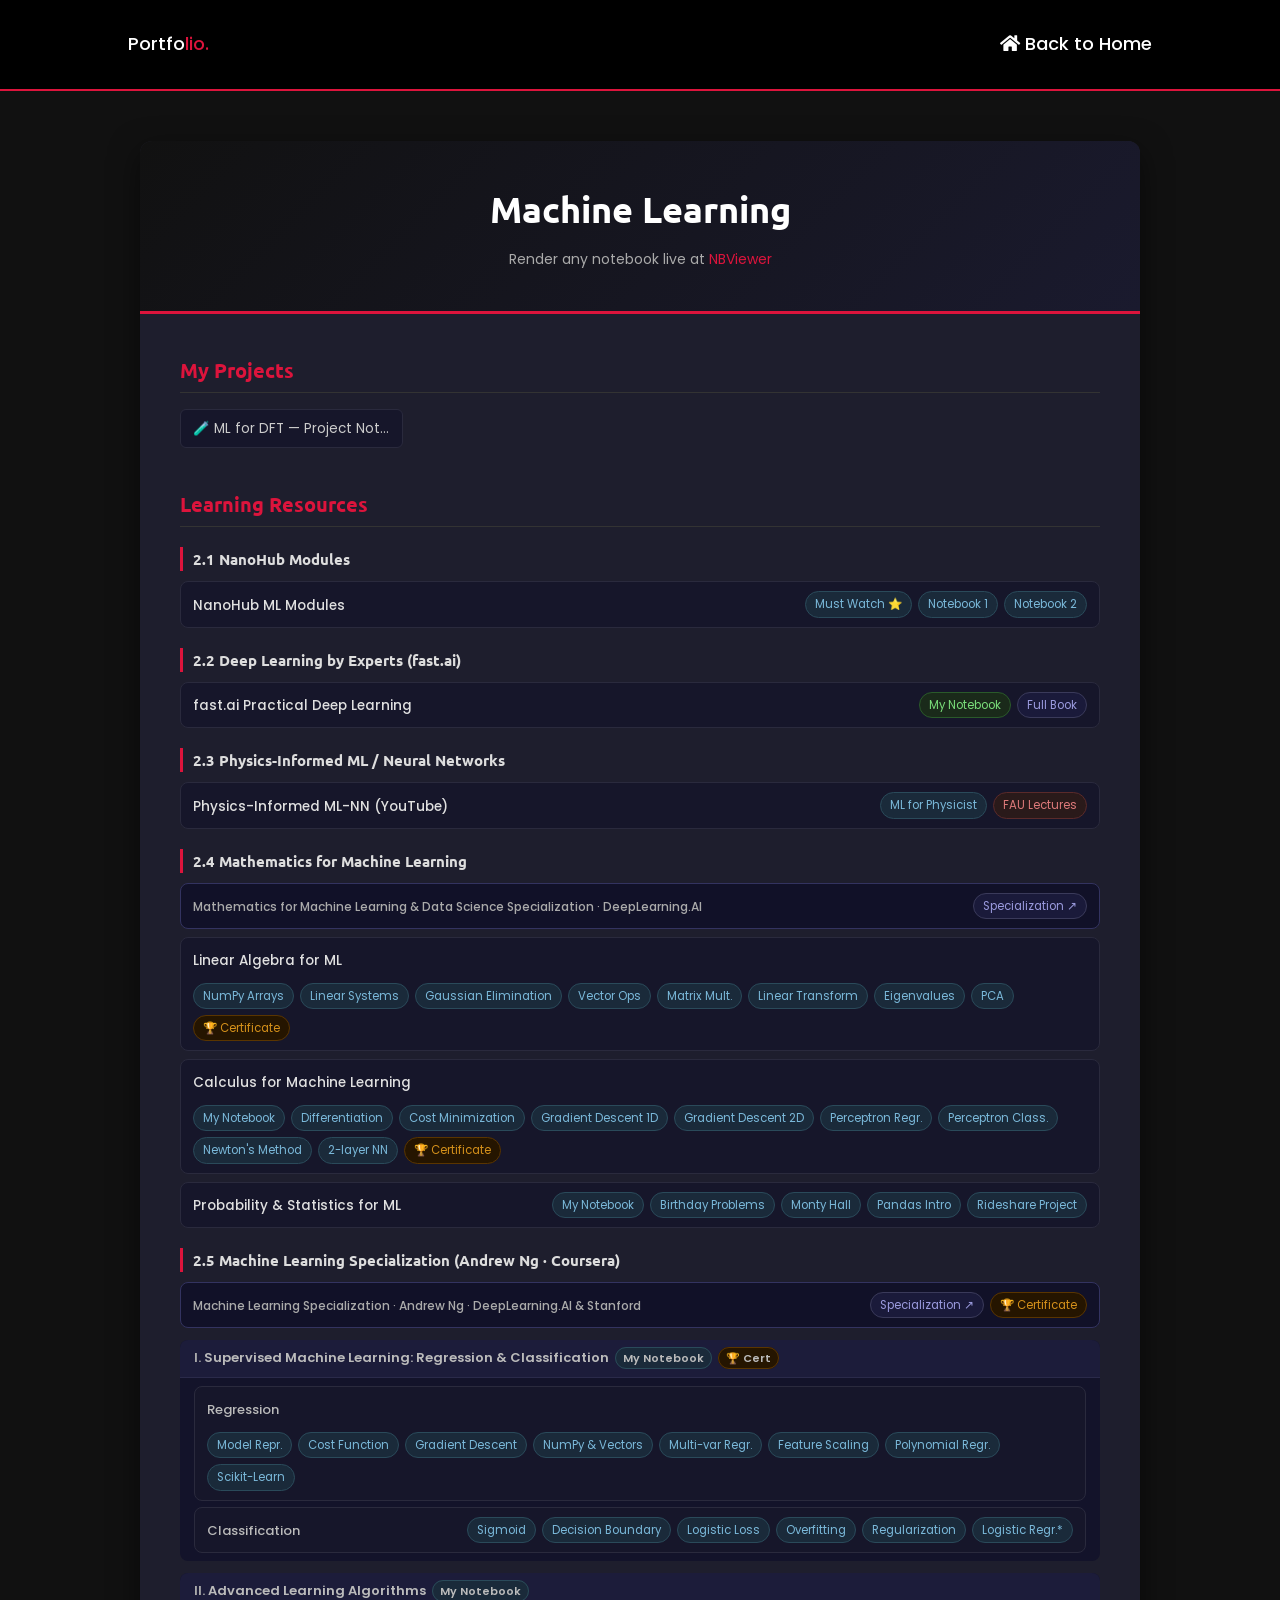
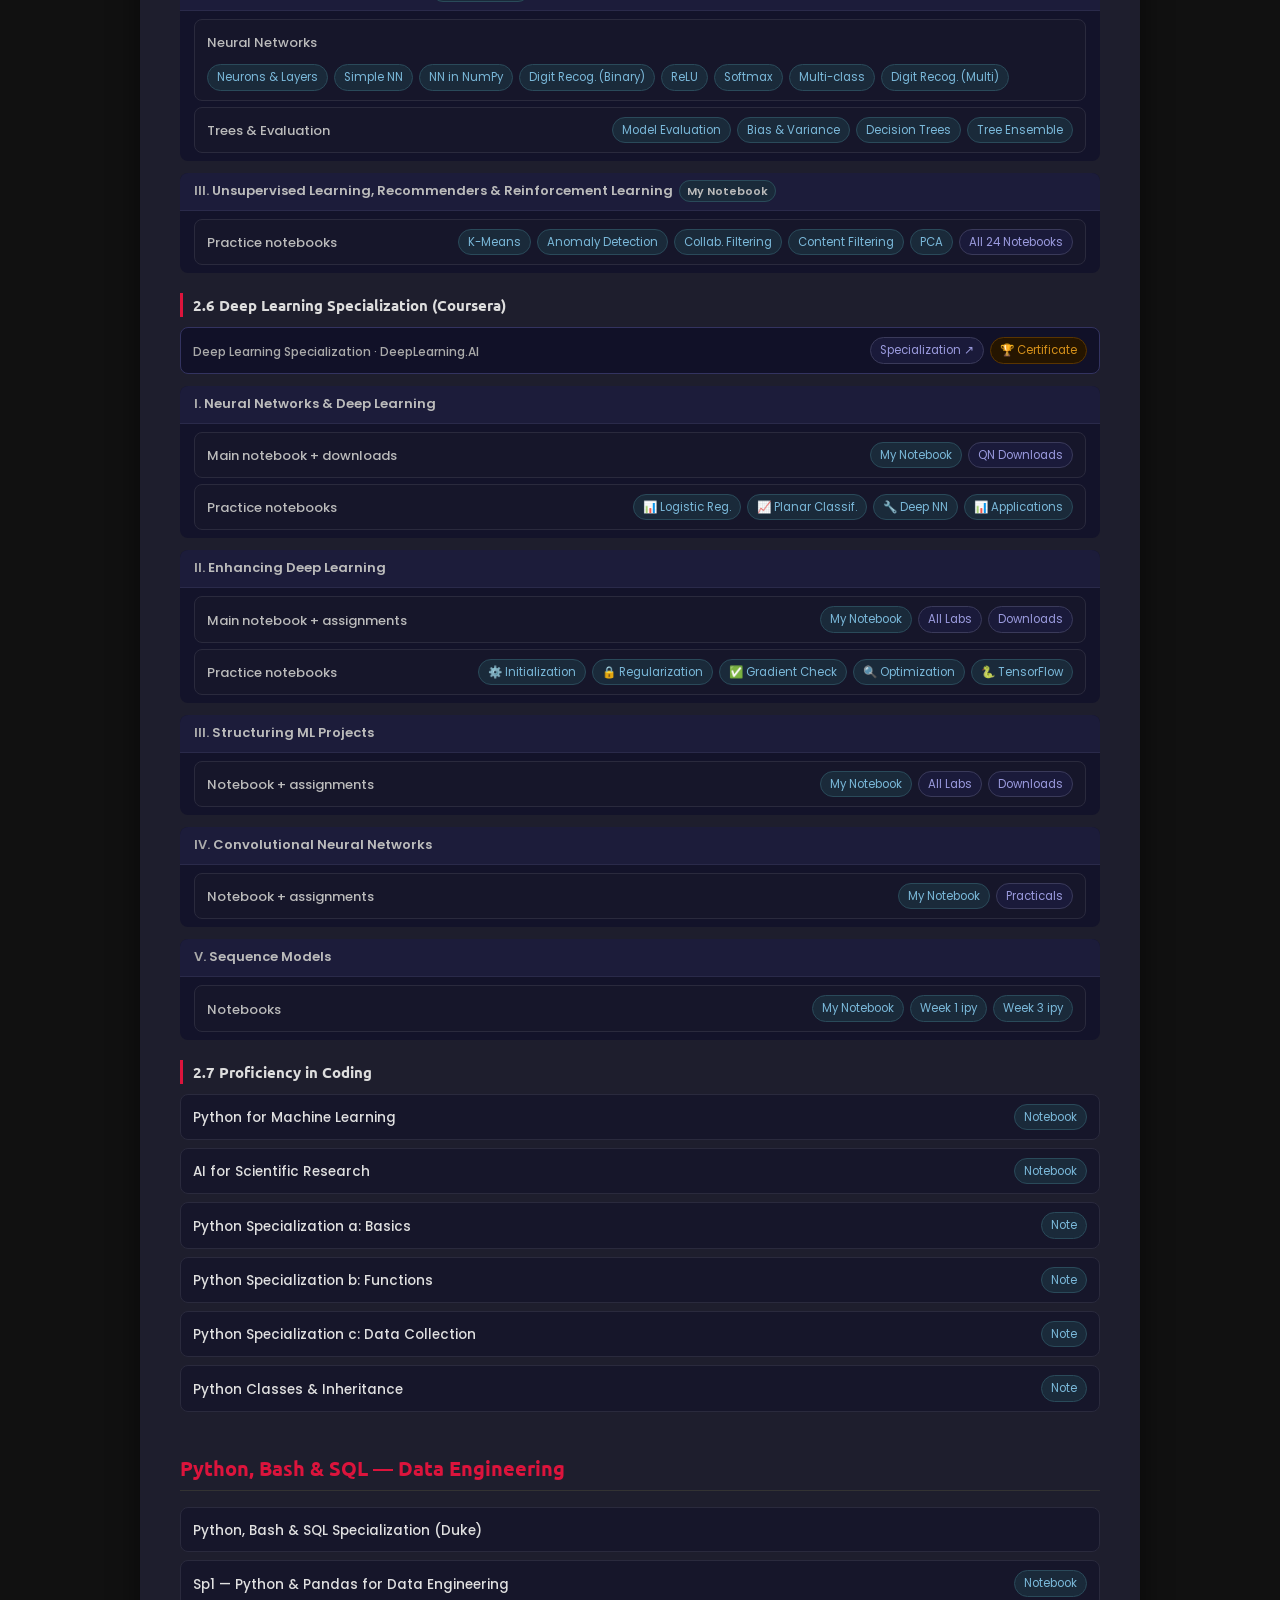
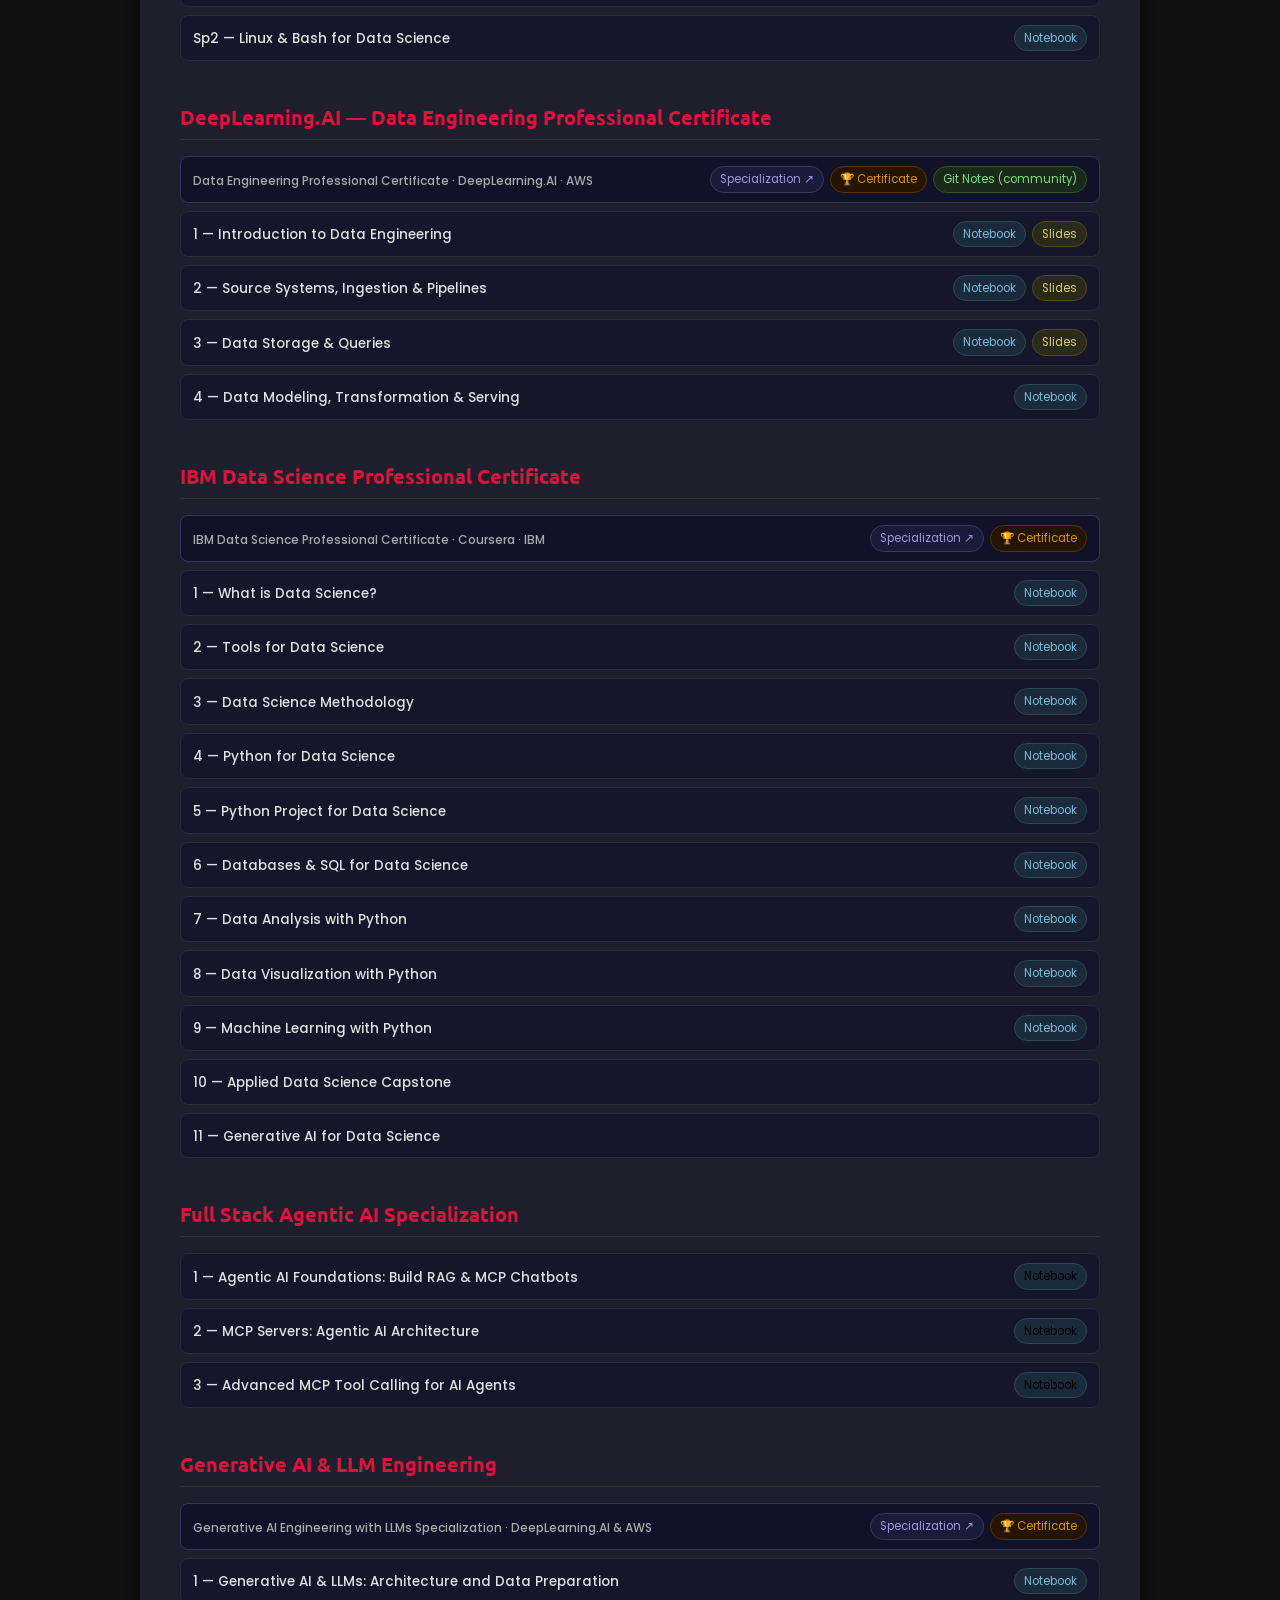
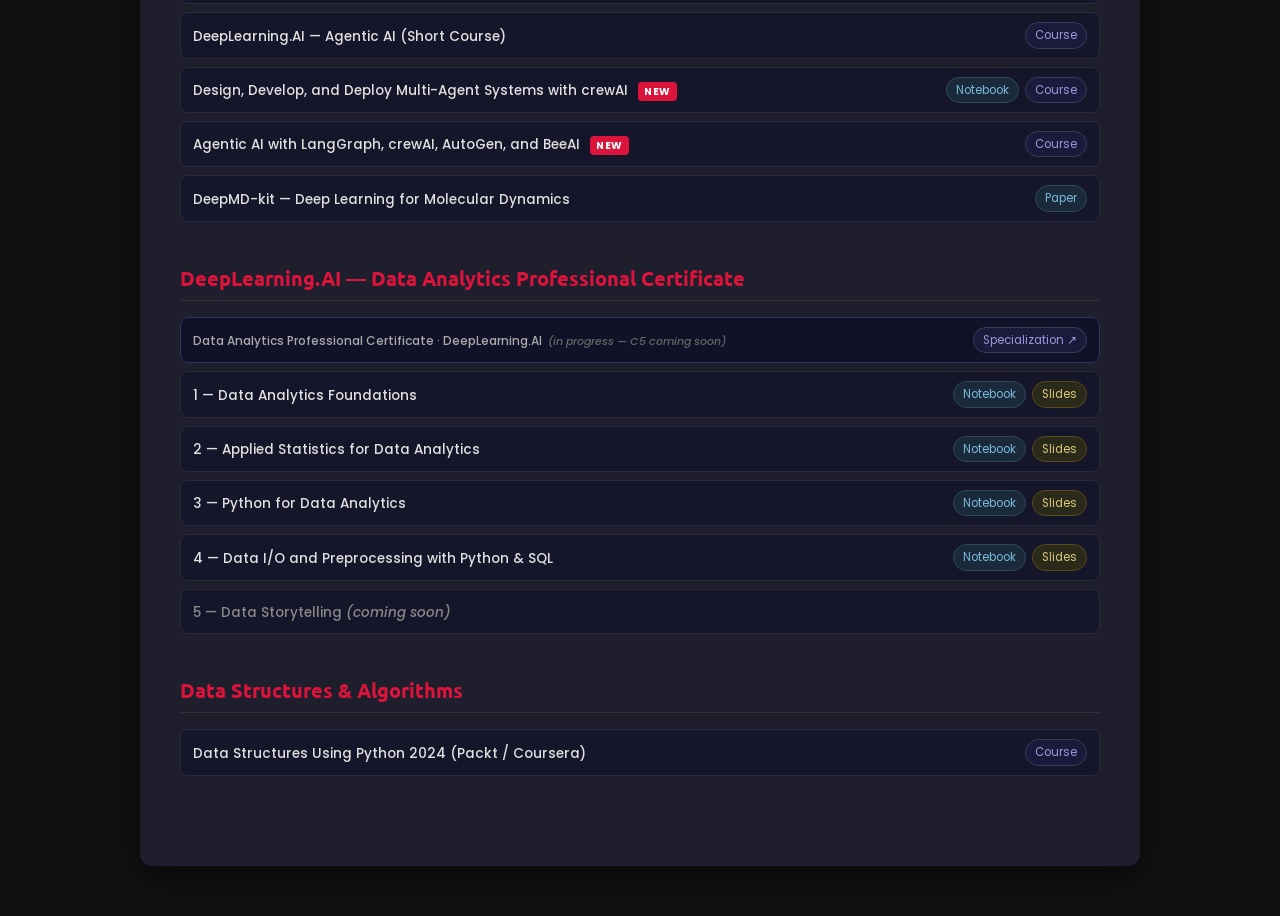
<file: pages/machine_learning.html>
<!DOCTYPE html>
<html lang="en">

<head>
    <meta charset="UTF-8">
    <meta name="viewport" content="width=device-width, initial-scale=1.0">
    <title>Machine Learning | Shambhu Bhandari Sharma</title>
    <link rel="stylesheet" href="../styles/style.css">
    <link rel="stylesheet" href="https://cdnjs.cloudflare.com/ajax/libs/font-awesome/5.15.3/css/all.min.css" />
    <link
        href="https://fonts.googleapis.com/css2?family=Poppins:wght@400;500;600;700&family=Ubuntu:wght@400;500;700&display=swap"
        rel="stylesheet">
    <style>
        body {
            background: #111;
            color: #fff;
            line-height: 1.6;
            font-family: 'Poppins', sans-serif;
        }

        .header {
            padding: 30px 10%;
            background: #000;
            border-bottom: 2px solid crimson;
            display: flex;
            justify-content: space-between;
            align-items: center;
        }

        .header a {
            color: #fff;
            font-size: 18px;
            font-weight: 500;
            transition: color 0.3s;
            text-decoration: none;
        }

        .header a:hover {
            color: crimson;
        }

        .logo a span {
            color: crimson;
        }

        .content-container {
            max-width: 1000px;
            margin: 50px auto;
            padding: 0 20px 50px;
            background: #1e1e2d;
            border-radius: 12px;
            box-shadow: 0 10px 30px rgba(0, 0, 0, 0.5);
            overflow: hidden;
        }

        .post-header {
            padding: 40px;
            background: linear-gradient(135deg, #111, #1a1a2e);
            border-bottom: 3px solid crimson;
            margin: 0 -20px 40px;
        }

        .post-header h1 {
            font-family: 'Ubuntu', sans-serif;
            font-size: 36px;
            text-align: center;
            color: #fff;
            margin: 0;
        }

        .post-header p {
            text-align: center;
            color: #aaa;
            margin: 10px 0 0;
            font-size: 14px;
        }

        .category {
            margin: 0 20px 40px;
        }

        .category h2 {
            font-family: 'Ubuntu', sans-serif;
            color: crimson;
            font-size: 20px;
            margin-bottom: 16px;
            padding-bottom: 6px;
            border-bottom: 1px solid #333;
        }

        .category h3 {
            font-family: 'Ubuntu', sans-serif;
            color: #ddd;
            font-size: 15px;
            margin: 20px 0 10px;
            padding-left: 10px;
            border-left: 3px solid crimson;
        }

        .link-grid {
            display: grid;
            grid-template-columns: repeat(auto-fill, minmax(210px, 1fr));
            gap: 10px;
        }

        .link-item a {
            display: block;
            padding: 8px 12px;
            background: #16162a;
            border: 1px solid #2a2a3d;
            border-radius: 6px;
            color: #ccc;
            text-decoration: none;
            font-size: 13.5px;
            transition: border-color 0.2s, color 0.2s;
            white-space: nowrap;
            overflow: hidden;
            text-overflow: ellipsis;
        }

        .link-item a:hover {
            border-color: crimson;
            color: #fff;
        }

        .course-list {
            display: flex;
            flex-direction: column;
            gap: 8px;
        }

        .course-row {
            display: flex;
            align-items: center;
            gap: 10px;
            flex-wrap: wrap;
            padding: 9px 12px;
            background: #16162a;
            border: 1px solid #2a2a3d;
            border-radius: 8px;
            transition: border-color 0.2s;
        }

        .course-row:hover {
            border-color: #444;
        }

        .course-name {
            flex: 1;
            min-width: 200px;
        }

        .course-name a {
            color: #e0e0e0;
            text-decoration: none;
            font-size: 13.5px;
            font-weight: 500;
            transition: color 0.2s;
        }

        .course-name a:hover {
            color: crimson;
        }

        .course-name span {
            color: #e0e0e0;
            font-size: 13.5px;
            font-weight: 500;
        }

        .badges {
            display: flex;
            gap: 6px;
            flex-wrap: wrap;
        }

        .badge {
            padding: 3px 9px;
            border-radius: 20px;
            font-size: 11.5px;
            text-decoration: none;
            transition: background 0.2s, color 0.2s;
            white-space: nowrap;
        }

        .badge-nb {
            background: #1a2a3a;
            color: #7ab8d9;
            border: 1px solid #2a4a5a;
        }

        .badge-nb:hover {
            background: #1e3550;
            color: #fff;
        }

        .badge-dl {
            background: #1a1a3a;
            color: #9a9add;
            border: 1px solid #3a3a5a;
        }

        .badge-dl:hover {
            background: #2a2a5a;
            color: #fff;
        }

        .badge-yt {
            background: #2a1a1a;
            color: #dd7a7a;
            border: 1px solid #5a2a2a;
        }

        .badge-yt:hover {
            background: #4a1a1a;
            color: #fff;
        }

        .badge-gh {
            background: #1a2a1a;
            color: #7add7a;
            border: 1px solid #2a5a2a;
        }

        .badge-gh:hover {
            background: #1a4a1a;
            color: #fff;
        }

        .badge-sl {
            background: #2a2a1a;
            color: #d9c77a;
            border: 1px solid #5a4a1a;
        }

        .badge-sl:hover {
            background: #4a3a1a;
            color: #fff;
        }

        .badge-cert {
            background: #251500;
            color: #d4901a;
            border: 1px solid #5a3500;
        }

        .badge-cert:hover {
            background: #3d2000;
            color: #ffd700;
        }

        .spec-block {
            margin: 12px 0 4px;
            background: #13132a;
            border-radius: 8px;
            overflow: hidden;
        }

        .spec-title {
            padding: 8px 14px;
            background: #1c1c3a;
            font-size: 13px;
            font-weight: 600;
            color: #aaa;
            border-bottom: 1px solid #2a2a4a;
        }

        .spec-title a {
            color: #bbb;
            text-decoration: none;
        }

        .spec-title a:hover {
            color: crimson;
        }

        .spec-body {
            padding: 8px 14px;
            display: flex;
            flex-direction: column;
            gap: 6px;
        }
    </style>
</head>

<body>
    <div class="header">
        <div class="logo"><a href="index.html">Portfo<span>lio.</span></a></div>
        <a href="index.html"><i class="fas fa-home"></i> Back to Home</a>
    </div>

    <div class="content-container">
        <div class="post-header">
            <h1>Machine Learning</h1>
            <p>Render any notebook live at <a href="https://nbviewer.org/" target="_blank"
                    style="color:crimson">NBViewer</a></p>
        </div>

        <!-- MY PROJECTS -->
        <div class="category">
            <h2>My Projects</h2>
            <div class="link-grid">
                <div class="link-item"><a
                        href="https://colab.research.google.com/drive/1kFDdOCNtfmWfpSb9kcUOMV9k87D-PCqu#scrollTo=8TguHRozEyEN&uniqifier=1"
                        target="_blank">🧪 ML for DFT — Project Notebook</a></div>
            </div>
        </div>

        <!-- LEARNING RESOURCES -->
        <div class="category">
            <h2>Learning Resources</h2>

            <h3>2.1 NanoHub Modules</h3>
            <div class="course-list">
                <div class="course-row">
                    <div class="course-name"><a href="https://nanohub.org/groups/mlmodules" target="_blank">NanoHub ML
                            Modules</a></div>
                    <div class="badges">
                        <a class="badge badge-nb" href="https://nanohub.org/groups/ml/handsontraining"
                            target="_blank">Must Watch ⭐</a>
                        <a class="badge badge-nb"
                            href="https://colab.research.google.com/drive/1BgNk-5MlX04FVojTJaYXyUG6TZQ3AS6U#scrollTo=tbRVcqdtEm4O"
                            target="_blank">Notebook 1</a>
                        <a class="badge badge-nb"
                            href="https://colab.research.google.com/drive/1z17_zcuj-D-SnC7oaoNis-aSNCrKSnH3"
                            target="_blank">Notebook 2</a>
                    </div>
                </div>
            </div>

            <h3>2.2 Deep Learning by Experts (fast.ai)</h3>
            <div class="course-list">
                <div class="course-row">
                    <div class="course-name"><a href="https://course.fast.ai/" target="_blank">fast.ai Practical Deep
                            Learning</a></div>
                    <div class="badges">
                        <a class="badge badge-gh" href="https://github.com/fastai/fastbook" target="_blank">My
                            Notebook</a>
                        <a class="badge badge-dl" href="https://course.fast.ai/Lessons/lesson1.html"
                            target="_blank">Full Book</a>
                    </div>
                </div>
            </div>

            <h3>2.3 Physics-Informed ML / Neural Networks</h3>
            <div class="course-list">
                <div class="course-row">
                    <div class="course-name"><a href="https://www.youtube.com/watch?v=vJotIG5COF0"
                            target="_blank">Physics-Informed ML-NN (YouTube)</a></div>
                    <div class="badges">
                        <a class="badge badge-nb"
                            href="https://colab.research.google.com/drive/1Fck-hIIeq62XQsbvK0g7SIxoEWb-5UGW#scrollTo=nqj53oviWMFd"
                            target="_blank">ML for Physicist</a>
                        <a class="badge badge-yt" href="https://www.fau.tv/clip/id/52675#" target="_blank">FAU
                            Lectures</a>
                    </div>
                </div>
            </div>

            <h3>2.4 Mathematics for Machine Learning</h3>
            <div class="course-list">
                <div class="course-row" style="background:#111128;border-color:#333360;">
                    <div class="course-name"><span style="color:#aaa;font-size:12px">Mathematics for Machine Learning &amp; Data Science Specialization · DeepLearning.AI</span></div>
                    <div class="badges">
                        <a class="badge badge-dl" href="https://www.coursera.org/specializations/mathematics-for-machine-learning-and-data-science" target="_blank">Specialization ↗</a>
                    </div>
                </div>
                <div class="course-row">
                    <div class="course-name"><a href="https://www.coursera.org/learn/machine-learning-linear-algebra" target="_blank">Linear Algebra for ML</a></div>
                    <div class="badges">
                        <a class="badge badge-nb" href="https://colab.research.google.com/drive/1q57gy0_4tue_YxMeWdjH_Mn5nlcp5kuT#scrollTo=plain-thumbnail" target="_blank">NumPy Arrays</a>
                        <a class="badge badge-nb" href="https://colab.research.google.com/drive/1Zs4-cbhuHxANfaoAFlKwmYMqWbf7nPti#scrollTo=3d204598" target="_blank">Linear Systems</a>
                        <a class="badge badge-nb" href="https://colab.research.google.com/drive/10EMPbmEhqWL27esfMIwiQakNrP2CqQT_" target="_blank">Gaussian Elimination</a>
                        <a class="badge badge-nb" href="https://colab.research.google.com/drive/1pl9voHuB9ysElD8kZ81Vr2Fk-OUCQ-9z#scrollTo=csJQAq5magN0" target="_blank">Vector Ops</a>
                        <a class="badge badge-nb" href="https://colab.research.google.com/drive/1Jms36L2o85MfCwb7fc1WH0fVwzRUDpo5" target="_blank">Matrix Mult.</a>
                        <a class="badge badge-nb" href="https://colab.research.google.com/drive/1CDiN2Ys13fUL2g-axGfayLxMc5iKpujt" target="_blank">Linear Transform</a>
                        <a class="badge badge-nb" href="https://colab.research.google.com/drive/1FQC1w2Gp_cgdERkJzn-jEchUWZnuKDNe" target="_blank">Eigenvalues</a>
                        <a class="badge badge-nb" href="https://www.coursera.org/learn/machine-learning-linear-algebra/programming/Vjz5x/application-of-eigenvalues-and-eigenvectors-webpage-navigation-model-and-pca/lab?path=%2Fnotebooks%2FC1W4_Assignment.ipynb#" target="_blank">PCA</a>
                        <a class="badge badge-cert" href="https://www.coursera.org/account/accomplishments/certificate/XHSSMAP3DM5D" target="_blank">🏆 Certificate</a>
                    </div>
                </div>
                <div class="course-row">
                    <div class="course-name"><a href="https://www.coursera.org/learn/machine-learning-calculus" target="_blank">Calculus for Machine Learning</a></div>
                    <div class="badges">
                        <a class="badge badge-nb" href="https://colab.research.google.com/drive/1kRZ5jFyRQ70O7TBBFMcWgZrhxVbhZ7EK" target="_blank">My Notebook</a>
                        <a class="badge badge-nb" href="https://colab.research.google.com/drive/1tm2Qm-ZORNevp5ZcB4iRpnQuAZH5260x" target="_blank">Differentiation</a>
                        <a class="badge badge-nb" href="https://colab.research.google.com/drive/1AFkPCOuPOQ2T9I2zOcHqGDOPxX2kGrIS#scrollTo=ls4yJaE6IDYA" target="_blank">Cost Minimization</a>
                        <a class="badge badge-nb" href="https://colab.research.google.com/drive/1aoysMXKoyMaj-MorU2C7ktk0X9ubVnKV#scrollTo=SNP4BdUHyrgX" target="_blank">Gradient Descent 1D</a>
                        <a class="badge badge-nb" href="https://colab.research.google.com/drive/11CWYU2ZII-gzlQDpeQufnxqUKFZpRwV4#scrollTo=aGxb8fiu2iQ0" target="_blank">Gradient Descent 2D</a>
                        <a class="badge badge-nb" href="https://colab.research.google.com/drive/1WCkF16J9kTpoCg5Mqxbkb8ZBPrsUn8FO" target="_blank">Perceptron Regr.</a>
                        <a class="badge badge-nb" href="https://colab.research.google.com/drive/12vxFdSV2xb22Jn1o6mnj0-7XoMdH7SwC" target="_blank">Perceptron Class.</a>
                        <a class="badge badge-nb" href="https://colab.research.google.com/drive/1ZAmujyZBpt3P3GB4aSNds_1i-pJyO8K-" target="_blank">Newton's Method</a>
                        <a class="badge badge-nb" href="https://colab.research.google.com/drive/1hYixEyyIFGLSwwA8OeUsEea8NK_4Z9N5#scrollTo=kzqi9hFmzqNa" target="_blank">2-layer NN</a>
                        <a class="badge badge-cert" href="https://www.coursera.org/account/accomplishments/certificate/7P5MJPLPHWAB" target="_blank">🏆 Certificate</a>
                    </div>
                </div>
                <div class="course-row">
                    <div class="course-name"><a href="https://www.coursera.org/learn/machine-learning-probability-and-statistics" target="_blank">Probability &amp; Statistics for ML</a></div>
                    <div class="badges">
                        <a class="badge badge-nb" href="https://colab.research.google.com/drive/12qhAodWGzQi5wU6I_70-0bu-XWsBI3a3#scrollTo=QPa7naXkbFSE" target="_blank">My Notebook</a>
                        <a class="badge badge-nb" href="https://colab.research.google.com/drive/1aAPij89ZZod5hdSvMcjv5czIw8ZG-fqu#scrollTo=YJ-Gav7YjnYE" target="_blank">Birthday Problems</a>
                        <a class="badge badge-nb" href="https://colab.research.google.com/drive/1P7csL2TRJ0qdNetEWZHlG8dqpfoVo5Gc#scrollTo=p8Q5JPuHleVt" target="_blank">Monty Hall</a>
                        <a class="badge badge-nb" href="https://colab.research.google.com/drive/1-xMMcL96ZoSULt-s6qPQUZGDfDnBMlLP#scrollTo=1QHB_UckqJVo" target="_blank">Pandas Intro</a>
                        <a class="badge badge-nb" href="https://colab.research.google.com/drive/102LUl6B-FlkUdmrQnXcGlg5JAQyTVAX4#scrollTo=EZVIMakrqzos" target="_blank">Rideshare Project</a>
                    </div>
                </div>
            </div>

            <h3>2.5 Machine Learning Specialization (Andrew Ng · Coursera)</h3>
            <div class="course-row" style="background:#111128;border-color:#333360;margin-bottom:8px;">
                <div class="course-name"><span style="color:#aaa;font-size:12px">Machine Learning Specialization · Andrew Ng · DeepLearning.AI &amp; Stanford</span></div>
                <div class="badges">
                    <a class="badge badge-dl" href="https://www.coursera.org/specializations/machine-learning-introduction" target="_blank">Specialization ↗</a>
                    <a class="badge badge-cert" href="https://www.coursera.org/account/accomplishments/specialization/0WID1ARGC4XX" target="_blank">🏆 Certificate</a>
                </div>
            </div>
            <div class="spec-block">
                <div class="spec-title">I. <a href="https://www.coursera.org/learn/machine-learning" target="_blank">Supervised Machine Learning: Regression &amp; Classification</a> &nbsp;<a class="badge badge-nb" href="https://colab.research.google.com/drive/1hgxMb37kiP88QHi2oKqMiPfCOLTwbCG3" target="_blank" style="font-size:11px;padding:2px 7px;vertical-align:middle;">My Notebook</a> &nbsp;<a class="badge badge-cert" href="https://www.coursera.org/account/accomplishments/certificate/ZNMIXBJVSM08" target="_blank" style="font-size:11px;padding:2px 7px;vertical-align:middle;">🏆 Cert</a></div>
                <div class="spec-body">
                    <div class="course-row">
                        <div class="course-name"><span style="color:#bbb;font-size:13px">Regression</span></div>
                        <div class="badges">
                            <a class="badge badge-nb" href="https://colab.research.google.com/drive/1VJKp-3ip0NLsO66gU92dNvouzT-xKkVc" target="_blank">Model Repr.</a>
                            <a class="badge badge-nb" href="https://colab.research.google.com/drive/1qJoz6u956aVz9zWhJDHqKXFgXhTGD9E_" target="_blank">Cost Function</a>
                            <a class="badge badge-nb" href="https://colab.research.google.com/drive/1ElVt_y88jJbtoSzfRJ8qWviTRYqwRiy_" target="_blank">Gradient Descent</a>
                            <a class="badge badge-nb" href="https://colab.research.google.com/drive/15FZDY5YFhX_kT7Cx92aFpsdVxwF7z-zp" target="_blank">NumPy &amp; Vectors</a>
                            <a class="badge badge-nb" href="https://colab.research.google.com/drive/1nTnSqu2xlpbaaXc8pnhUhzOEkLF9JmK6" target="_blank">Multi-var Regr.</a>
                            <a class="badge badge-nb" href="https://colab.research.google.com/drive/1YTY9oEkC2w24kXMS9aXjpRMhh4-r96dG" target="_blank">Feature Scaling</a>
                            <a class="badge badge-nb" href="https://colab.research.google.com/drive/1PKE-c4vuFowYwie_bzVsWDs_hY7xROX1" target="_blank">Polynomial Regr.</a>
                            <a class="badge badge-nb" href="https://colab.research.google.com/drive/1WYB8oUgdrutu77UXCtQ4cI2zShc33Fit" target="_blank">Scikit-Learn</a>
                        </div>
                    </div>
                    <div class="course-row">
                        <div class="course-name"><span style="color:#bbb;font-size:13px">Classification</span></div>
                        <div class="badges">
                            <a class="badge badge-nb" href="https://colab.research.google.com/drive/15eXuO7z-nWclqj_ABuGne0kD3q_HeRr_" target="_blank">Sigmoid</a>
                            <a class="badge badge-nb" href="https://colab.research.google.com/drive/1vgEYRnzlURHsJWIrQwa8JzBK7ZK070Dx" target="_blank">Decision Boundary</a>
                            <a class="badge badge-nb" href="https://colab.research.google.com/drive/14KLlly94ESU_LZ2xTOk-ZE_UbMpHWwB4" target="_blank">Logistic Loss</a>
                            <a class="badge badge-nb" href="https://colab.research.google.com/drive/1YKlvjJnoFy1NgAsJN5bs95rqJRRqxAbk" target="_blank">Overfitting</a>
                            <a class="badge badge-nb" href="https://colab.research.google.com/drive/1dIsCeoqdXRlcfieT_ZFOX6nHFKXW71xS" target="_blank">Regularization</a>
                            <a class="badge badge-nb" href="https://colab.research.google.com/drive/1ISbP6lAjAgvVw_UEUwZ16GwtLylW-7nc#scrollTo=t_KtTBzCp6hR" target="_blank">Logistic Regr.*</a>
                        </div>
                    </div>
                </div>
            </div>
            <div class="spec-block">
                <div class="spec-title">II. <a href="https://www.coursera.org/learn/advanced-learning-algorithms" target="_blank">Advanced Learning Algorithms</a> &nbsp;<a class="badge badge-nb" href="https://colab.research.google.com/drive/11Av71E4zEK-EROPmX5ql5wM0J3qcugA9" target="_blank" style="font-size:11px;padding:2px 7px;vertical-align:middle;">My Notebook</a></div>
                <div class="spec-body">
                    <div class="course-row">
                        <div class="course-name"><span style="color:#bbb;font-size:13px">Neural Networks</span></div>
                        <div class="badges">
                            <a class="badge badge-nb" href="https://colab.research.google.com/drive/1864jF1J2jshrlqUQeQ_yS3BT7Muc7Ha3#scrollTo=-ybQ2N91LwJM" target="_blank">Neurons &amp; Layers</a>
                            <a class="badge badge-nb" href="https://colab.research.google.com/drive/1Howv1EjP8BnqmMzl8avp_YsrgL81Mt9o#scrollTo=8n43X12lMuEl" target="_blank">Simple NN</a>
                            <a class="badge badge-nb" href="https://colab.research.google.com/drive/1FVuu1FBwi4R0VH9wSOpuhzneuKlfVwbX" target="_blank">NN in NumPy</a>
                            <a class="badge badge-nb" href="https://colab.research.google.com/drive/1kRENSkfptyErMYDsXplx46v9d9TjfkJU" target="_blank">Digit Recog. (Binary)</a>
                            <a class="badge badge-nb" href="https://colab.research.google.com/drive/1irp9R-igCE1DIKrLlzS77vDzTVQ656h2#scrollTo=GZwGVpDWWjhV" target="_blank">ReLU</a>
                            <a class="badge badge-nb" href="https://colab.research.google.com/drive/1b68LCkZAtQVL7zdzJ6J8cews-5x0066e#scrollTo=YvSaHRXGbE9d" target="_blank">Softmax</a>
                            <a class="badge badge-nb" href="https://colab.research.google.com/drive/1_2h64bqKg6BYrpw0BOwM-rcH_ZHPOdA8#scrollTo=hKnZGjmobxV7" target="_blank">Multi-class</a>
                            <a class="badge badge-nb" href="https://colab.research.google.com/drive/1ZOnXiLjZmu75QXgr7oOfFeNXqlTcxcMC" target="_blank">Digit Recog. (Multi)</a>
                        </div>
                    </div>
                    <div class="course-row">
                        <div class="course-name"><span style="color:#bbb;font-size:13px">Trees &amp; Evaluation</span></div>
                        <div class="badges">
                            <a class="badge badge-nb" href="https://colab.research.google.com/drive/1ePl_N3smX7gwt0daEb9nJkY_UtBCn1ir#scrollTo=FvYDy9apGRlt" target="_blank">Model Evaluation</a>
                            <a class="badge badge-nb" href="https://colab.research.google.com/drive/1WhFAOzXULnewk4gSCpDdAkC5ZuuwVVxj" target="_blank">Bias &amp; Variance</a>
                            <a class="badge badge-nb" href="https://colab.research.google.com/drive/1Aau9IsyXf7eAbzaczgzDUKk-wl4AiTZW" target="_blank">Decision Trees</a>
                            <a class="badge badge-nb" href="https://colab.research.google.com/drive/1lcBnCJb9J4e9EBvpC32PztpsiUrH2-3m" target="_blank">Tree Ensemble</a>
                        </div>
                    </div>
                </div>
            </div>
            <div class="spec-block">
                <div class="spec-title">III. <a href="https://www.coursera.org/learn/unsupervised-learning-recommenders-reinforcement-learning" target="_blank">Unsupervised Learning, Recommenders &amp; Reinforcement Learning</a> &nbsp;<a class="badge badge-nb" href="https://colab.research.google.com/drive/1FKXO3foCTUmDEkLP_Yk7b5PjdlH8lQpU#scrollTo=0fwKghUVCKqs" target="_blank" style="font-size:11px;padding:2px 7px;vertical-align:middle;">My Notebook</a></div>
                <div class="spec-body">
                    <div class="course-row">
                        <div class="course-name"><span style="color:#bbb;font-size:13px">Practice notebooks</span></div>
                        <div class="badges">
                            <a class="badge badge-nb" href="https://colab.research.google.com/drive/1cL6C_JEhK9_XWRSN6MNZOfRFe15w1YZN" target="_blank">K-Means</a>
                            <a class="badge badge-nb" href="https://colab.research.google.com/drive/17KlCEHuCyUSH6Aq1CzxwC2iHmx_uO5Lw#scrollTo=TbPNaiLk09Ku" target="_blank">Anomaly Detection</a>
                            <a class="badge badge-nb" href="https://colab.research.google.com/drive/19jmMffglb1644tHnMGpv9eExH2ft8gpU#scrollTo=IkX1xp6T1ekN" target="_blank">Collab. Filtering</a>
                            <a class="badge badge-nb" href="https://colab.research.google.com/drive/1ocGcv2Mge96z5Kji7ITmxrcIGwP-KAlb" target="_blank">Content Filtering</a>
                            <a class="badge badge-nb" href="https://colab.research.google.com/drive/19PF7niq05oT2fgwK8-QZhKxNLE-ly58J" target="_blank">PCA</a>
                            <a class="badge badge-dl" href="https://drive.google.com/drive/folders/1oJAo59mcgpIvONDPAq-F9MGvSkLuRndc" target="_blank">All 24 Notebooks</a>
                        </div>
                    </div>
                </div>
            </div>

            <h3>2.6 Deep Learning Specialization (Coursera)</h3>
            <div class="course-row" style="background:#111128;border-color:#333360;margin-bottom:8px;">
                <div class="course-name"><span style="color:#aaa;font-size:12px">Deep Learning Specialization · DeepLearning.AI</span></div>
                <div class="badges">
                    <a class="badge badge-dl" href="https://www.coursera.org/specializations/deep-learning" target="_blank">Specialization ↗</a>
                    <a class="badge badge-cert" href="https://www.coursera.org/account/accomplishments/specialization/BZ51VDBDFNX7" target="_blank">🏆 Certificate</a>
                </div>
            </div>
            <div class="spec-block">
                <div class="spec-title">I. <a
                        href="https://www.coursera.org/learn/neural-networks-deep-learning/programming/thQd4/logistic-regression-with-a-neural-network-mindset"
                        target="_blank">Neural Networks &amp; Deep Learning</a></div>
                <div class="spec-body">
                    <div class="course-row">
                        <div class="course-name"><span style="color:#bbb;font-size:13px">Main notebook +
                                downloads</span></div>
                        <div class="badges">
                            <a class="badge badge-nb"
                                href="https://colab.research.google.com/drive/1YYjdexWlSXJGnpN6ZiTUDPHv9KP3DEKg"
                                target="_blank">My Notebook</a>
                            <a class="badge badge-dl"
                                href="https://drive.google.com/drive/folders/1jU1FDoK4_-q009nFDIKzzbReMs4we9Oh"
                                target="_blank">QN Downloads</a>
                        </div>
                    </div>
                    <div class="course-row">
                        <div class="course-name"><span style="color:#bbb;font-size:13px">Practice notebooks</span></div>
                        <div class="badges">
                            <a class="badge badge-nb"
                                href="https://colab.research.google.com/drive/15bK5Z_l8_vd1zxM5YuV2KcXkD9HzeyJO#scrollTo=mbRoZRhOBvUj"
                                target="_blank">📊 Logistic Reg.</a>
                            <a class="badge badge-nb"
                                href="https://colab.research.google.com/drive/1hB2uC8fbtHCkgNX1PHVuj2eXyktoiIDn"
                                target="_blank">📈 Planar Classif.</a>
                            <a class="badge badge-nb"
                                href="https://colab.research.google.com/drive/1VyfRPB0eZz-uTf0ASZJXpNBHMHe9XzM-"
                                target="_blank">🔧 Deep NN</a>
                            <a class="badge badge-nb"
                                href="https://colab.research.google.com/drive/1zlIFhyf6UGVEKO9L1BSR-UNbGFyAulXC"
                                target="_blank">📊 Applications</a>
                        </div>
                    </div>
                </div>
            </div>
            <div class="spec-block">
                <div class="spec-title">II. <a href="https://www.coursera.org/learn/deep-neural-network/home/week/1"
                        target="_blank">Enhancing Deep Learning</a></div>
                <div class="spec-body">
                    <div class="course-row">
                        <div class="course-name"><span style="color:#bbb;font-size:13px">Main notebook +
                                assignments</span></div>
                        <div class="badges">
                            <a class="badge badge-nb"
                                href="https://colab.research.google.com/drive/13fsTWzLiup27Ikx158wxSI94O4IVPkxO"
                                target="_blank">My Notebook</a>
                            <a class="badge badge-dl"
                                href="https://www.coursera.org/learn/deep-neural-network/home/assignments"
                                target="_blank">All Labs</a>
                            <a class="badge badge-dl"
                                href="https://drive.google.com/drive/folders/1r5QaZMhLHP6gXKN2n90fxu5E2huNwGK_"
                                target="_blank">Downloads</a>
                        </div>
                    </div>
                    <div class="course-row">
                        <div class="course-name"><span style="color:#bbb;font-size:13px">Practice notebooks</span></div>
                        <div class="badges">
                            <a class="badge badge-nb"
                                href="https://colab.research.google.com/drive/1P5s99nGpUSK08iH9ld0LvgCK8dAvbBf3"
                                target="_blank">⚙️ Initialization</a>
                            <a class="badge badge-nb"
                                href="https://colab.research.google.com/drive/1SU__eCvfPBYzCoIy6DCMBQJUaT4PF7c8"
                                target="_blank">🔒 Regularization</a>
                            <a class="badge badge-nb"
                                href="https://colab.research.google.com/drive/1eKIeVXPBrqQLAtObGrpar6kEDokvvc6o"
                                target="_blank">✅ Gradient Check</a>
                            <a class="badge badge-nb"
                                href="https://colab.research.google.com/drive/1R3G-yAaq5EXtdmNclTdvS2ySrxsR9jn9"
                                target="_blank">🔍 Optimization</a>
                            <a class="badge badge-nb"
                                href="https://colab.research.google.com/drive/1PdeVACoP9ChFQshKAX8ZgW85WLCYKRwl"
                                target="_blank">🐍 TensorFlow</a>
                        </div>
                    </div>
                </div>
            </div>
            <div class="spec-block">
                <div class="spec-title">III. <a
                        href="https://www.coursera.org/learn/machine-learning-projects/lecture/FRvQe/orthogonalization"
                        target="_blank">Structuring ML Projects</a></div>
                <div class="spec-body">
                    <div class="course-row">
                        <div class="course-name"><span style="color:#bbb;font-size:13px">Notebook + assignments</span>
                        </div>
                        <div class="badges">
                            <a class="badge badge-nb"
                                href="https://colab.research.google.com/drive/1K3gYJ3VUzcU4Eebl6GqSC5VFaOMEe6Ad#scrollTo=JNdG8oYujQtU"
                                target="_blank">My Notebook</a>
                            <a class="badge badge-dl"
                                href="https://www.coursera.org/learn/machine-learning-projects/home/assignments"
                                target="_blank">All Labs</a>
                            <a class="badge badge-dl"
                                href="https://drive.google.com/drive/folders/1_Lshs7yxgOavK8w2hbwTOaX_rBNG0h0n"
                                target="_blank">Downloads</a>
                        </div>
                    </div>
                </div>
            </div>
            <div class="spec-block">
                <div class="spec-title">IV. <a
                        href="https://www.coursera.org/learn/convolutional-neural-networks/lecture/Ob1nR/computer-vision"
                        target="_blank">Convolutional Neural Networks</a></div>
                <div class="spec-body">
                    <div class="course-row">
                        <div class="course-name"><span style="color:#bbb;font-size:13px">Notebook + assignments</span>
                        </div>
                        <div class="badges">
                            <a class="badge badge-nb"
                                href="https://colab.research.google.com/drive/19VChDw2btD4LKuGxZYs7_Mh1y889KZ2g#scrollTo=yfttiTcyrAGb"
                                target="_blank">My Notebook</a>
                            <a class="badge badge-dl"
                                href="https://www.coursera.org/learn/convolutional-neural-networks/home/assignments"
                                target="_blank">Practicals</a>
                        </div>
                    </div>
                </div>
            </div>
            <div class="spec-block">
                <div class="spec-title">V. <a href="https://www.coursera.org/learn/nlp-sequence-models/home/module/1"
                        target="_blank">Sequence Models</a></div>
                <div class="spec-body">
                    <div class="course-row">
                        <div class="course-name"><span style="color:#bbb;font-size:13px">Notebooks</span></div>
                        <div class="badges">
                            <a class="badge badge-nb"
                                href="https://colab.research.google.com/drive/18p_hVo6iGvpZkGaHP970yaDR0NzQBYE9"
                                target="_blank">My Notebook</a>
                            <a class="badge badge-nb"
                                href="https://colab.research.google.com/drive/1VlD2ue4iFSccDCOWKgY9WA5Ui9YIp71p#scrollTo=noVNl_GXUbNS"
                                target="_blank">Week 1 ipy</a>
                            <a class="badge badge-nb"
                                href="https://colab.research.google.com/drive/1hB2uC8fbtHCkgNX1PHVuj2eXyktoiIDn"
                                target="_blank">Week 3 ipy</a>
                        </div>
                    </div>
                </div>
            </div>

            <h3>2.7 Proficiency in Coding</h3>
            <div class="course-list">
                <div class="course-row">
                    <div class="course-name"><span>Python for Machine Learning</span></div>
                    <div class="badges"><a class="badge badge-nb"
                            href="https://colab.research.google.com/drive/16JxQKycbXlerlAS2DfV2Iu7Maxf7G5lv#scrollTo=MoJLeEklFH0O"
                            target="_blank">Notebook</a></div>
                </div>
                <div class="course-row">
                    <div class="course-name"><span>AI for Scientific Research</span></div>
                    <div class="badges"><a class="badge badge-nb"
                            href="https://colab.research.google.com/drive/1_OCZHDLpPj3peSUC_apxDCxXYpRHirTc"
                            target="_blank">Notebook</a></div>
                </div>
                <div class="course-row">
                    <div class="course-name"><a
                            href="https://www.coursera.org/learn/python-basics/lecture/ZwahQ/how-to-use-the-interactive-textbook"
                            target="_blank">Python Specialization a: Basics</a></div>
                    <div class="badges"><a class="badge badge-nb"
                            href="https://colab.research.google.com/drive/16X08-T1YA71ARY1hN0mEgbXiAcg5WMOn"
                            target="_blank">Note</a></div>
                </div>
                <div class="course-row">
                    <div class="course-name"><a
                            href="https://www.coursera.org/learn/python-functions-files-dictionaries/home/module/4"
                            target="_blank">Python Specialization b: Functions</a></div>
                    <div class="badges"><a class="badge badge-nb"
                            href="https://colab.research.google.com/drive/12BffhTTDG6Lzf2HbPyPW7-1PvDZmBGLK#scrollTo=-TDZVVvgyc3V"
                            target="_blank">Note</a></div>
                </div>
                <div class="course-row">
                    <div class="course-name"><a
                            href="https://www.coursera.org/programs/ku-khalifa-university-cnsom/learn/data-collection-processing-python?authProvider=adsg"
                            target="_blank">Python Specialization c: Data Collection</a></div>
                    <div class="badges"><a class="badge badge-nb"
                            href="https://colab.research.google.com/drive/1iOR1Amx88WKTJH655JcKSDO8DfC8bDB9"
                            target="_blank">Note</a></div>
                </div>
                <div class="course-row">
                    <div class="course-name"><a
                            href="https://www.coursera.org/learn/python-classes-inheritance/home/module/2"
                            target="_blank">Python Classes &amp; Inheritance</a></div>
                    <div class="badges"><a class="badge badge-nb"
                            href="https://colab.research.google.com/drive/19_tNnrv6WPWLnPjzRFhYSjiT8uzkjYWp"
                            target="_blank">Note</a></div>
                </div>
            </div>
        </div>

        <!-- PYTHON/BASH/SQL DATA ENGINEERING -->
        <div class="category">
            <h2>Python, Bash &amp; SQL — Data Engineering</h2>
            <div class="course-list">
                <div class="course-row">
                    <div class="course-name"><a
                            href="https://www.coursera.org/programs/ku-khalifa-university-cnsom/specializations/python-bash-sql-data-engineering-duke?authProvider=adsg"
                            target="_blank">Python, Bash &amp; SQL Specialization (Duke)</a></div>
                </div>
                <div class="course-row">
                    <div class="course-name"><a
                            href="https://www.coursera.org/learn/python-and-pandas-for-data-engineering-duke/lecture/UAndt/introduction-to-visual-studio-code"
                            target="_blank">Sp1 — Python &amp; Pandas for Data Engineering</a></div>
                    <div class="badges"><a class="badge badge-nb"
                            href="https://colab.research.google.com/drive/1j7v_GrW9h7DA2Q1tWuVn4PNlhhhImkqP#scrollTo=n41biyspC2Mq"
                            target="_blank">Notebook</a></div>
                </div>
                <div class="course-row">
                    <div class="course-name"><a
                            href="https://www.coursera.org/learn/linux-and-bash-for-data-engineering-duke/lecture/0HZIq/meet-your-course-instructor-noah-gift"
                            target="_blank">Sp2 — Linux &amp; Bash for Data Science</a></div>
                    <div class="badges"><a class="badge badge-nb"
                            href="https://colab.research.google.com/drive/1aHJ5UCnDTR8Ev16KT3WFdskhL9deNIU0"
                            target="_blank">Notebook</a></div>
                </div>
            </div>
        </div>

        <!-- DEEPLEARNING.AI DATA ENGINEERING -->
        <div class="category">
            <h2>DeepLearning.AI — Data Engineering Professional Certificate</h2>
            <div class="course-list">
                <div class="course-row" style="background:#111128;border-color:#333360;">
                    <div class="course-name"><span style="color:#aaa;font-size:12px">Data Engineering Professional Certificate · DeepLearning.AI · AWS</span></div>
                    <div class="badges">
                        <a class="badge badge-dl" href="https://www.coursera.org/specializations/data-engineering" target="_blank">Specialization ↗</a>
                        <a class="badge badge-cert" href="https://www.coursera.org/account/accomplishments/specialization/OHR2QRMDU1K3" target="_blank">🏆 Certificate</a>
                        <a class="badge badge-gh" href="https://github.com/dinhanhthi/mooc-de/tree/main?tab=readme-ov-file" target="_blank">Git Notes (community)</a>
                    </div>
                </div>
                <div class="course-row">
                    <div class="course-name"><a
                            href="https://www.coursera.org/learn/intro-to-data-engineering?specialization=data-engineering"
                            target="_blank">1 — Introduction to Data Engineering</a></div>
                    <div class="badges">
                        <a class="badge badge-nb"
                            href="https://colab.research.google.com/drive/1mSBX4k65wCZ-ORchQvNN5h9NBkU1C597"
                            target="_blank">Notebook</a>
                        <a class="badge badge-sl"
                            href="https://community.deeplearning.ai/t/data-engineering-course-1-lecture-notes/697773"
                            target="_blank">Slides</a>
                    </div>
                </div>
                <div class="course-row">
                    <div class="course-name"><a
                            href="https://www.coursera.org/programs/ku-khalifa-university-cnsom/learn/source-systems-data-ingestion-and-pipelines?authProvider=adsg"
                            target="_blank">2 — Source Systems, Ingestion &amp; Pipelines</a></div>
                    <div class="badges">
                        <a class="badge badge-nb"
                            href="https://colab.research.google.com/drive/1mbcDgFTPXZ9lKR4F2Nh4_6KjoiUpWYVn#scrollTo=b3PkxhYwAvUf"
                            target="_blank">Notebook</a>
                        <a class="badge badge-sl"
                            href="https://community.deeplearning.ai/t/data-engineering-course-2-lecture-notes/697815"
                            target="_blank">Slides</a>
                    </div>
                </div>
                <div class="course-row">
                    <div class="course-name"><a
                            href="https://www.coursera.org/learn/data-storage-and-queries/lecture/rdsyB/welcome-to-course-3"
                            target="_blank">3 — Data Storage &amp; Queries</a></div>
                    <div class="badges">
                        <a class="badge badge-nb"
                            href="https://colab.research.google.com/drive/1P8-D9mGZP7QPmy-C7Zt8CKloFfAZvyY4#scrollTo=YAG6DmJo5onU"
                            target="_blank">Notebook</a>
                        <a class="badge badge-sl"
                            href="https://community.deeplearning.ai/t/data-engineering-course-3-lecture-notes/698352"
                            target="_blank">Slides</a>
                    </div>
                </div>
                <div class="course-row">
                    <div class="course-name"><a
                            href="https://www.coursera.org/learn/data-modeling-transformation-serving/home/week/1"
                            target="_blank">4 — Data Modeling, Transformation &amp; Serving</a></div>
                    <div class="badges"><a class="badge badge-nb"
                            href="https://colab.research.google.com/drive/1dMDOZMIHg5n2PhBmTMdNFVQf20Wqa4Yj"
                            target="_blank">Notebook</a></div>
                </div>
            </div>
        </div>

        <!-- IBM DATA SCIENCE CERTIFICATE -->
        <div class="category">
            <h2>IBM Data Science Professional Certificate</h2>
            <div class="course-list">
                <div class="course-row" style="background:#111128;border-color:#333360;">
                    <div class="course-name"><span style="color:#aaa;font-size:12px">IBM Data Science Professional Certificate · Coursera · IBM</span></div>
                    <div class="badges">
                        <a class="badge badge-dl" href="https://www.coursera.org/specializations/ibm-data-science" target="_blank">Specialization ↗</a>
                        <a class="badge badge-cert" href="https://www.coursera.org/account/accomplishments/specialization/6LEQLPHDRMI6" target="_blank">🏆 Certificate</a>
                    </div>
                </div>
                <div class="course-row">
                    <div class="course-name"><a href="https://www.coursera.org/learn/what-is-datascience/home/week/1"
                            target="_blank">1 — What is Data Science?</a></div>
                    <div class="badges"><a class="badge badge-nb"
                            href="https://colab.research.google.com/drive/1MuEvqm46yQ1FfYqvsAUbgeFHXn6CCaof#scrollTo=GQjueTTWniAS"
                            target="_blank">Notebook</a></div>
                </div>
                <div class="course-row">
                    <div class="course-name"><a href="https://www.coursera.org/learn/open-source-tools-for-data-science"
                            target="_blank">2 — Tools for Data Science</a></div>
                    <div class="badges"><a class="badge badge-nb"
                            href="https://colab.research.google.com/drive/1tipt9ORDh41dWHoEWWLclaKbwofnLnCH#scrollTo=BO5i6mzD_iT9"
                            target="_blank">Notebook</a></div>
                </div>
                <div class="course-row">
                    <div class="course-name"><a
                            href="https://www.coursera.org/learn/data-science-methodology/home/module/1"
                            target="_blank">3 — Data Science Methodology</a></div>
                    <div class="badges"><a class="badge badge-nb"
                            href="https://colab.research.google.com/drive/1dI9oCg0RM3DDOYZU60rTANEqr_D1aPdK#scrollTo=f1KebJR2JQUt"
                            target="_blank">Notebook</a></div>
                </div>
                <div class="course-row">
                    <div class="course-name"><a
                            href="https://www.coursera.org/learn/python-for-applied-data-science-ai/home/module/2"
                            target="_blank">4 — Python for Data Science</a></div>
                    <div class="badges"><a class="badge badge-nb"
                            href="https://colab.research.google.com/drive/10sljs9umf475LrLd20bua1lX_9ogl0mi"
                            target="_blank">Notebook</a></div>
                </div>
                <div class="course-row">
                    <div class="course-name"><a
                            href="https://www.coursera.org/learn/python-project-for-data-science/home/assignments"
                            target="_blank">5 — Python Project for Data Science</a></div>
                    <div class="badges"><a class="badge badge-nb"
                            href="https://colab.research.google.com/drive/11bzuilEaHKLPv1pvj8Nj92Ypcu1wjVG1#scrollTo=aQfzcowLo7TD"
                            target="_blank">Notebook</a></div>
                </div>
                <div class="course-row">
                    <div class="course-name"><a href="https://www.coursera.org/learn/sql-data-science/home/module/2"
                            target="_blank">6 — Databases &amp; SQL for Data Science</a></div>
                    <div class="badges"><a class="badge badge-nb"
                            href="https://colab.research.google.com/drive/1MIl6Uhz84ad0cXCEIRAwRBpqZGQYN8Tw"
                            target="_blank">Notebook</a></div>
                </div>
                <div class="course-row">
                    <div class="course-name"><a
                            href="https://www.coursera.org/learn/data-analysis-with-python/home/welcome"
                            target="_blank">7 — Data Analysis with Python</a></div>
                    <div class="badges"><a class="badge badge-nb"
                            href="https://colab.research.google.com/drive/1Boz9uC6qgxwow5Xl_2-y3QlhOIrRuVn2#scrollTo=M9wtd3irxxCH"
                            target="_blank">Notebook</a></div>
                </div>
                <div class="course-row">
                    <div class="course-name"><a
                            href="https://www.coursera.org/learn/python-for-data-visualization/home/welcome"
                            target="_blank">8 — Data Visualization with Python</a></div>
                    <div class="badges"><a class="badge badge-nb"
                            href="https://colab.research.google.com/drive/1OJZK773fPRxjGiPZi68Wki2q0J8Tyw0s#scrollTo=9DGazraFwRvo"
                            target="_blank">Notebook</a></div>
                </div>
                <div class="course-row">
                    <div class="course-name"><a
                            href="https://www.coursera.org/programs/ku-khalifa-university-cnsom/learn/machine-learning-with-python?authProvider=adsg&source=search"
                            target="_blank">9 — Machine Learning with Python</a></div>
                    <div class="badges"><a class="badge badge-nb"
                            href="https://colab.research.google.com/drive/1ZKnhPW88_RXOwEofS-J5mBJTQ4Q0qZ9E"
                            target="_blank">Notebook</a></div>
                </div>
                <div class="course-row">
                    <div class="course-name"><a
                            href="https://www.coursera.org/learn/applied-data-science-capstone/home/welcome"
                            target="_blank">10 — Applied Data Science Capstone</a></div>
                </div>
                <div class="course-row">
                    <div class="course-name"><a
                            href="https://www.coursera.org/learn/generative-ai-elevate-your-data-science-career/lecture/SAR2d/course-introduction"
                            target="_blank">11 — Generative AI for Data Science</a></div>
                </div>
            </div>
        </div>
        <!-- FULL STACK AGENTIC AI -->
        <div class="category">
            <h2>Full Stack Agentic AI Specialization</h2>
            <div class="course-list">
                <div class="course-row">
                    <div class="course-name"><a
                            href="https://www.coursera.org/learn/agentic-ai-foundations-rag-mcp-chatbots"
                            target="_blank">1 — Agentic AI Foundations: Build RAG &amp; MCP Chatbots</a></div>
                    <div class="badges"><a class="badge badge-nb"
                            href="https://colab.research.google.com/drive/1ZHC3uoSSUWWFpaxJzot-IPTOhbH6ap7b#scrollTo=ib2vfVHBB7f-"
                            target="_blank" style="color: black;">Notebook</a></div>
                </div>
                <div class="course-row">
                    <div class="course-name"><a
                            href="https://www.coursera.org/learn/mcp-servers-agentic-ai-architecture" target="_blank">2
                            — MCP Servers: Agentic AI Architecture</a></div>
                    <div class="badges"><a class="badge badge-nb" href="#" target="_blank"
                            style="color: black;">Notebook</a></div>
                </div>
                <div class="course-row">
                    <div class="course-name"><a
                            href="https://www.coursera.org/learn/advanced-mcp-tool-calling-ai-agents" target="_blank">3
                            — Advanced MCP Tool Calling for AI Agents</a></div>
                    <div class="badges"><a class="badge badge-nb" href="#" target="_blank"
                            style="color: black;">Notebook</a></div>
                </div>
            </div>
        </div>

        <div class="category">
            <h2>Generative AI &amp; LLM Engineering</h2>
            <div class="course-list">
                <div class="course-row" style="background:#111128;border-color:#333360;">
                    <div class="course-name"><span style="color:#aaa;font-size:12px">Generative AI Engineering with LLMs Specialization · DeepLearning.AI &amp; AWS</span></div>
                    <div class="badges">
                        <a class="badge badge-dl" href="https://www.coursera.org/specializations/generative-ai-engineering-with-llms" target="_blank">Specialization ↗</a>
                        <a class="badge badge-cert" href="https://www.coursera.org/account/accomplishments/specialization/7QN9QUW8O3YS" target="_blank">🏆 Certificate</a>
                    </div>
                </div>
                <div class="course-row">
                    <div class="course-name"><a href="https://www.coursera.org/learn/generative-ai-llm-architecture-data-preparation?specialization=generative-ai-engineering-with-llms" target="_blank">1 — Generative AI &amp; LLMs: Architecture and Data Preparation</a></div>
                    <div class="badges">
                        <a class="badge badge-nb" href="https://colab.research.google.com/drive/1_r-k8WDDnN6c_RhO5p1USvDAi2a9inl6#scrollTo=CHgwa_iqnBTG" target="_blank">Notebook</a>
                    </div>
                </div>
                <div class="course-row">
                    <div class="course-name"><a href="https://learn.deeplearning.ai/courses/agentic-ai/lesson/pu5xbv/welcome!" target="_blank">DeepLearning.AI — Agentic AI (Short Course)</a></div>
                    <div class="badges"><a class="badge badge-dl" href="https://learn.deeplearning.ai/courses/agentic-ai/lesson/pu5xbv/welcome!" target="_blank">Course</a></div>
                </div>
                <div class="course-row">
                    <div class="course-name"><a href="https://www.coursera.org/learn/design-develop-and-deploy-multi-agent-systems-with-crewai/" target="_blank">Design, Develop, and Deploy Multi-Agent Systems with crewAI</a> <span style="background:crimson; color:#fff; padding:2px 6px; border-radius:4px; font-size:10px; font-weight:bold; margin-left:6px; letter-spacing:0.5px;">NEW</span></div>
                    <div class="badges">
                        <a class="badge badge-nb" href="https://colab.research.google.com/drive/1inp0mhW4UeVZsdOeWhddiFnumJoL5z8t#scrollTo=NyN2BBnrujBc" target="_blank">Notebook</a>
                        <a class="badge badge-dl" href="https://www.coursera.org/learn/design-develop-and-deploy-multi-agent-systems-with-crewai/" target="_blank">Course</a>
                    </div>
                </div>
                <div class="course-row">
                    <div class="course-name"><a href="https://www.coursera.org/learn/agentic-ai-with-langgraph-crewai-autogen-and-beeai/" target="_blank">Agentic AI with LangGraph, crewAI, AutoGen, and BeeAI</a> <span style="background:crimson; color:#fff; padding:2px 6px; border-radius:4px; font-size:10px; font-weight:bold; margin-left:6px; letter-spacing:0.5px;">NEW</span></div>
                    <div class="badges"><a class="badge badge-dl" href="https://www.coursera.org/learn/agentic-ai-with-langgraph-crewai-autogen-and-beeai/" target="_blank">Course</a></div>
                </div>
                <div class="course-row">
                    <div class="course-name"><a href="https://blogs.deepmodeling.com/papers/deepmd-kit/" target="_blank">DeepMD-kit — Deep Learning for Molecular Dynamics</a></div>
                    <div class="badges"><a class="badge badge-nb" href="https://blogs.deepmodeling.com/papers/deepmd-kit/" target="_blank">Paper</a></div>
                </div>
            </div>
        </div>

        <div class="category">
            <h2>DeepLearning.AI — Data Analytics Professional Certificate</h2>
            <div class="course-list">
                <div class="course-row" style="background:#111128;border-color:#333360;">
                    <div class="course-name"><span style="color:#aaa;font-size:12px">Data Analytics Professional Certificate · DeepLearning.AI &nbsp;<em style="color:#666;font-size:11px;">(in progress — C5 coming soon)</em></span></div>
                    <div class="badges">
                        <a class="badge badge-dl" href="https://www.coursera.org/professional-certificates/data-analytics-deeplearning-ai" target="_blank">Specialization ↗</a>
                    </div>
                </div>
                <div class="course-row">
                    <div class="course-name"><a href="https://www.coursera.org/learn/data-analytics-foundations" target="_blank">1 — Data Analytics Foundations</a></div>
                    <div class="badges">
                        <a class="badge badge-nb" href="https://colab.research.google.com/drive/1fMFpdtY1Soa4ia7S8D3U1nllDY2LbYBC#scrollTo=hkLtMRw_nEsY" target="_blank">Notebook</a>
                        <a class="badge badge-sl" href="https://community.deeplearning.ai/t/data-analytics-course-1-lecture-notes/788732" target="_blank">Slides</a>
                    </div>
                </div>
                <div class="course-row">
                    <div class="course-name"><span>2 — Applied Statistics for Data Analytics</span></div>
                    <div class="badges">
                        <a class="badge badge-nb" href="https://colab.research.google.com/drive/1GDMJfzTLEaGqU3BgYll13UxRNEhcGJig" target="_blank">Notebook</a>
                        <a class="badge badge-sl" href="https://community.deeplearning.ai/t/data-analytics-course-2-lecture-notes/788733" target="_blank">Slides</a>
                    </div>
                </div>
                <div class="course-row">
                    <div class="course-name"><span>3 — Python for Data Analytics</span></div>
                    <div class="badges">
                        <a class="badge badge-nb" href="https://colab.research.google.com/drive/1deZfR6ByCYXsHCtFYwoqqygH-2AKpcka#scrollTo=fMmjueN2M2k_" target="_blank">Notebook</a>
                        <a class="badge badge-sl" href="https://community.deeplearning.ai/t/data-analytics-course-3-lecture-notes/804543" target="_blank">Slides</a>
                    </div>
                </div>
                <div class="course-row">
                    <div class="course-name"><span>4 — Data I/O and Preprocessing with Python &amp; SQL</span></div>
                    <div class="badges">
                        <a class="badge badge-nb" href="https://colab.research.google.com/drive/1b_OriCrBZeOFI6LRk_2bZ6uIjQOBQ-XD#scrollTo=fAXAE8TFtHOc" target="_blank">Notebook</a>
                        <a class="badge badge-sl" href="https://community.deeplearning.ai/t/data-analytics-course-4-lecture-notes/819464" target="_blank">Slides</a>
                    </div>
                </div>
                <div class="course-row">
                    <div class="course-name"><span style="color:#888;">5 — Data Storytelling <em>(coming soon)</em></span></div>
                    <div class="badges"></div>
                </div>
            </div>
        </div>

        <div class="category">
            <h2>Data Structures &amp; Algorithms</h2>
            <div class="course-list">
                <div class="course-row">
                    <div class="course-name"><a href="https://www.coursera.org/learn/packt-data-structures-using-python-2024-aae1w" target="_blank">Data Structures Using Python 2024 (Packt / Coursera)</a></div>
                    <div class="badges"><a class="badge badge-dl" href="https://www.coursera.org/learn/packt-data-structures-using-python-2024-aae1w" target="_blank">Course</a></div>
                </div>
            </div>
        </div>

    </div>
</body>

</html>
</file>
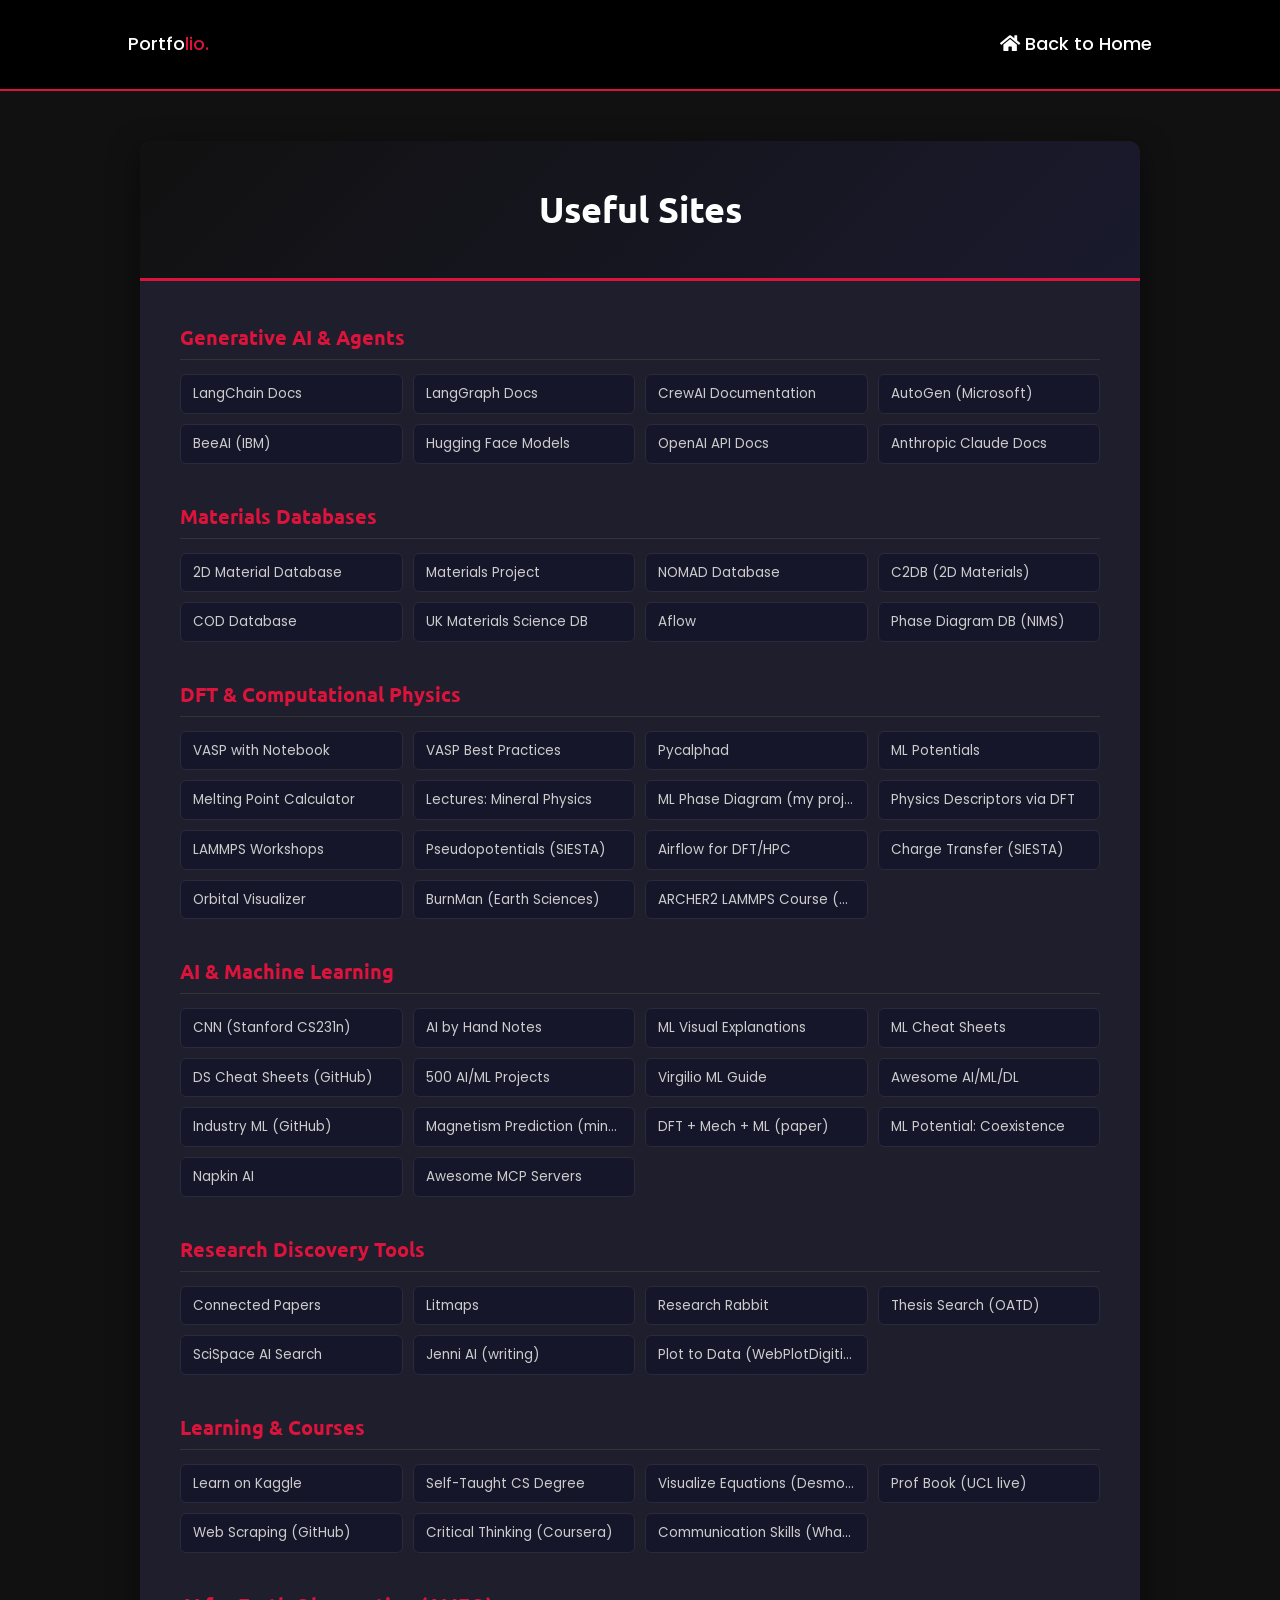
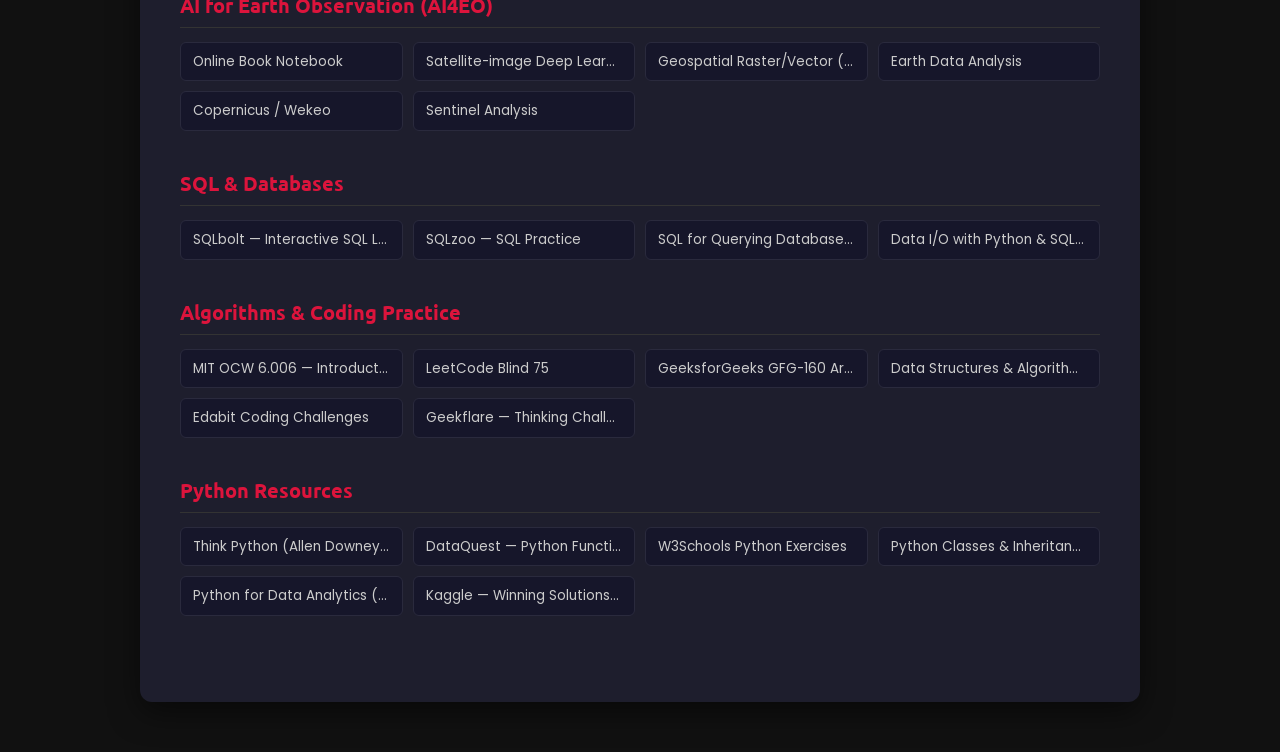
<file: pages/useful_sites.html>
<!DOCTYPE html>
<html lang="en">
<head>
    <meta charset="UTF-8">
    <meta name="viewport" content="width=device-width, initial-scale=1.0">
    <title>Useful Sites | Shambhu Bhandari Sharma</title>
    <link rel="stylesheet" href="../styles/style.css">
    <link rel="stylesheet" href="https://cdnjs.cloudflare.com/ajax/libs/font-awesome/5.15.3/css/all.min.css"/>
    <link href="https://fonts.googleapis.com/css2?family=Poppins:wght@400;500;600;700&family=Ubuntu:wght@400;500;700&display=swap" rel="stylesheet">
    <style>
        body { background: #111; color: #fff; line-height: 1.6; font-family: 'Poppins', sans-serif; }
        .header { padding: 30px 10%; background: #000; border-bottom: 2px solid crimson; display: flex; justify-content: space-between; align-items: center; }
        .header a { color: #fff; font-size: 18px; font-weight: 500; transition: color 0.3s; text-decoration: none; }
        .header a:hover { color: crimson; }
        .logo a span { color: crimson; }
        .content-container { max-width: 1000px; margin: 50px auto; padding: 0 20px 50px; background: #1e1e2d; border-radius: 12px; box-shadow: 0 10px 30px rgba(0,0,0,0.5); overflow: hidden; }
        .post-header { padding: 40px; background: linear-gradient(135deg, #111, #1a1a2e); border-bottom: 3px solid crimson; margin: 0 -20px 40px; }
        .post-header h1 { font-family: 'Ubuntu', sans-serif; font-size: 36px; text-align: center; color: #fff; margin: 0; }
        .category { margin: 0 20px 36px; }
        .category h2 { font-family: 'Ubuntu', sans-serif; color: crimson; font-size: 20px; margin-bottom: 14px; padding-bottom: 6px; border-bottom: 1px solid #333; }
        .link-grid { display: grid; grid-template-columns: repeat(auto-fill, minmax(220px, 1fr)); gap: 10px; }
        .link-item a { display: block; padding: 8px 12px; background: #16162a; border: 1px solid #2a2a3d; border-radius: 6px; color: #ccc; text-decoration: none; font-size: 13.5px; transition: border-color 0.2s, color 0.2s; white-space: nowrap; overflow: hidden; text-overflow: ellipsis; }
        .link-item a:hover { border-color: crimson; color: #fff; }
    </style>
</head>
<body>
    <div class="header">
        <div class="logo"><a href="index.html">Portfo<span>lio.</span></a></div>
        <a href="index.html"><i class="fas fa-home"></i> Back to Home</a>
    </div>
    <div class="content-container">
        <div class="post-header">
            <h1>Useful Sites</h1>
        </div>

        <div class="category">
            <h2>Generative AI &amp; Agents</h2>
            <div class="link-grid">
                <div class="link-item"><a href="https://python.langchain.com/" target="_blank">LangChain Docs</a></div>
                <div class="link-item"><a href="https://langchain-ai.github.io/langgraph/" target="_blank">LangGraph Docs</a></div>
                <div class="link-item"><a href="https://docs.crewai.com/" target="_blank">CrewAI Documentation</a></div>
                <div class="link-item"><a href="https://microsoft.github.io/autogen/" target="_blank">AutoGen (Microsoft)</a></div>
                <div class="link-item"><a href="https://beeai.dev/" target="_blank">BeeAI (IBM)</a></div>
                <div class="link-item"><a href="https://huggingface.co/" target="_blank">Hugging Face Models</a></div>
                <div class="link-item"><a href="https://platform.openai.com/docs/" target="_blank">OpenAI API Docs</a></div>
                <div class="link-item"><a href="https://docs.anthropic.com/" target="_blank">Anthropic Claude Docs</a></div>
            </div>
        </div>

        <div class="category">
            <h2>Materials Databases</h2>
            <div class="link-grid">
                <div class="link-item"><a href="https://www.materialscloud.org/discover/mc2d/dashboard/ptable" target="_blank">2D Material Database</a></div>
                <div class="link-item"><a href="https://next-gen.materialsproject.org/" target="_blank">Materials Project</a></div>
                <div class="link-item"><a href="https://nomad-lab.eu/prod/v1/gui/search/entries" target="_blank">NOMAD Database</a></div>
                <div class="link-item"><a href="https://cmrdb.fysik.dtu.dk/c2db/" target="_blank">C2DB (2D Materials)</a></div>
                <div class="link-item"><a href="https://www.crystallography.net/cod/result.php" target="_blank">COD Database</a></div>
                <div class="link-item"><a href="https://www.psds.ac.uk/" target="_blank">UK Materials Science DB</a></div>
                <div class="link-item"><a href="https://aflow.org/" target="_blank">Aflow</a></div>
                <div class="link-item"><a href="https://cpddb.nims.go.jp/" target="_blank">Phase Diagram DB (NIMS)</a></div>
            </div>
        </div>

        <div class="category">
            <h2>DFT &amp; Computational Physics</h2>
            <div class="link-grid">
                <div class="link-item"><a href="https://kitchingroup.cheme.cmu.edu/dft-book/dft.html" target="_blank">VASP with Notebook</a></div>
                <div class="link-item"><a href="https://enccs.github.io/vasp-best-practices/fcc_Si_bandstructure/" target="_blank">VASP Best Practices</a></div>
                <div class="link-item"><a href="https://pycalphad.org/docs/latest/index.html" target="_blank">Pycalphad</a></div>
                <div class="link-item"><a href="https://sekocha.github.io/" target="_blank">ML Potentials</a></div>
                <div class="link-item"><a href="https://proxy.nanohub.org/weber/2405630/YBkl60max6arRWeZ/21/notebooks/workflow.ipynb?" target="_blank">Melting Point Calculator</a></div>
                <div class="link-item"><a href="https://www.phase-trans.msm.cam.ac.uk/2002/Lidunka/sld050.htm" target="_blank">Lectures: Mineral Physics</a></div>
                <div class="link-item"><a href="https://github.com/shambhuphysics/PDC" target="_blank">ML Phase Diagram (my project)</a></div>
                <div class="link-item"><a href="https://github.com/sheriftawfikabbas/crystalfeatures/tree/master/data" target="_blank">Physics Descriptors via DFT</a></div>
                <div class="link-item"><a href="https://www.lammps.org/workshops.html" target="_blank">LAMMPS Workshops</a></div>
                <div class="link-item"><a href="https://nninc.cnf.cornell.edu/periodic_table.html" target="_blank">Pseudopotentials (SIESTA)</a></div>
                <div class="link-item"><a href="https://github.com/deepmodeling/dpti" target="_blank">Airflow for DFT/HPC</a></div>
                <div class="link-item"><a href="https://henkelmanlab.org/forum/viewtopic.php?p=6987" target="_blank">Charge Transfer (SIESTA)</a></div>
                <div class="link-item"><a href="https://winter.group.shef.ac.uk/webelements/magnesium/atoms.html" target="_blank">Orbital Visualizer</a></div>
                <div class="link-item"><a href="https://geodynamics.github.io/burnman/#publications" target="_blank">BurnMan (Earth Sciences)</a></div>
                <div class="link-item"><a href="https://git.ecdf.ed.ac.uk/jsindt/archer2-lammps-course" target="_blank">ARCHER2 LAMMPS Course (Edinburgh)</a></div>
            </div>
        </div>

        <div class="category">
            <h2>AI &amp; Machine Learning</h2>
            <div class="link-grid">
                <div class="link-item"><a href="https://cs231n.github.io/convolutional-networks/" target="_blank">CNN (Stanford CS231n)</a></div>
                <div class="link-item"><a href="https://aibyhand.substack.com/" target="_blank">AI by Hand Notes</a></div>
                <div class="link-item"><a href="https://mlu-explain.github.io/logistic-regression/" target="_blank">ML Visual Explanations</a></div>
                <div class="link-item"><a href="https://medium.com/swlh/cheat-sheets-for-machine-learning-interview-topics-51c2bc2bab4f" target="_blank">ML Cheat Sheets</a></div>
                <div class="link-item"><a href="https://github.com/FavioVazquez/ds-cheatsheets" target="_blank">DS Cheat Sheets (GitHub)</a></div>
                <div class="link-item"><a href="https://github.com/ashishpatel26/500-AI-Machine-learning-Deep-learning-Computer-vision-NLP-Projects-with-code" target="_blank">500 AI/ML Projects</a></div>
                <div class="link-item"><a href="https://virgili0.github.io/Virgilio/" target="_blank">Virgilio ML Guide</a></div>
                <div class="link-item"><a href="https://github.com/neomatrix369/awesome-ai-ml-dl/blob/master/README-details.md#data" target="_blank">Awesome AI/ML/DL</a></div>
                <div class="link-item"><a href="https://github.com/firmai/industry-machine-learning?tab=readme-ov-file#construction-mat" target="_blank">Industry ML (GitHub)</a></div>
                <div class="link-item"><a href="https://github.com/shambhuphysics/magnetism-prediction/tree/main" target="_blank">Magnetism Prediction (mine)</a></div>
                <div class="link-item"><a href="https://pmc.ncbi.nlm.nih.gov/articles/PMC10608410/" target="_blank">DFT + Mech + ML (paper)</a></div>
                <div class="link-item"><a href="https://era.ed.ac.uk/handle/1842/41668" target="_blank">ML Potential: Coexistence</a></div>
                <div class="link-item"><a href="https://app.napkin.ai/page/CgoiCHByb2Qtb25lEiwKBFBhZ2UaJDQ4MWIwYmI2LTZhZmItNDc2YS05ZGNiLTAwODc1MTc1MTUzMA" target="_blank">Napkin AI</a></div>
                <div class="link-item"><a href="https://github.com/punkpeye/awesome-mcp-servers" target="_blank">Awesome MCP Servers</a></div>
            </div>
        </div>

        <div class="category">
            <h2>Research Discovery Tools</h2>
            <div class="link-grid">
                <div class="link-item"><a href="https://www.connectedpapers.com/" target="_blank">Connected Papers</a></div>
                <div class="link-item"><a href="https://app.litmaps.com/seed" target="_blank">Litmaps</a></div>
                <div class="link-item"><a href="https://researchrabbitapp.com/home" target="_blank">Research Rabbit</a></div>
                <div class="link-item"><a href="https://oatd.org/" target="_blank">Thesis Search (OATD)</a></div>
                <div class="link-item"><a href="https://typeset.io/" target="_blank">SciSpace AI Search</a></div>
                <div class="link-item"><a href="https://app.jenni.ai/editor/uNNR2rA8TPeIJrlQGkh0" target="_blank">Jenni AI (writing)</a></div>
                <div class="link-item"><a href="https://automeris.io/wpd/?v=5_2" target="_blank">Plot to Data (WebPlotDigitizer)</a></div>
            </div>
        </div>

        <div class="category">
            <h2>Learning &amp; Courses</h2>
            <div class="link-grid">
                <div class="link-item"><a href="https://www.kaggle.com/learn/" target="_blank">Learn on Kaggle</a></div>
                <div class="link-item"><a href="https://github.com/ossu/computer-science?tab=readme-ov-file" target="_blank">Self-Taught CS Degree</a></div>
                <div class="link-item"><a href="https://www.desmos.com/calculator" target="_blank">Visualize Equations (Desmos)</a></div>
                <div class="link-item"><a href="https://www.homepages.ucl.ac.uk/~ucfbdxa/termcomp/termcomp.html" target="_blank">Prof Book (UCL live)</a></div>
                <div class="link-item"><a href="https://github.com/topics/python-web-scraper" target="_blank">Web Scraping (GitHub)</a></div>
                <div class="link-item"><a href="https://www.coursera.org/specializations/critical-thinking" target="_blank">Critical Thinking (Coursera)</a></div>
                <div class="link-item"><a href="https://www.coursera.org/learn/wharton-communication-skills" target="_blank">Communication Skills (Wharton)</a></div>
            </div>
        </div>

        <div class="category">
            <h2>AI for Earth Observation (AI4EO)</h2>
            <div class="link-grid">
                <div class="link-item"><a href="https://colab.research.google.com/drive/1c91n0Es1frPlJpw503UBKlRMORo1f2mh" target="_blank">Online Book Notebook</a></div>
                <div class="link-item"><a href="https://github.com/satellite-image-deep-learning/techniques" target="_blank">Satellite-image Deep Learning</a></div>
                <div class="link-item"><a href="https://github.com/giswqs/geospatial" target="_blank">Geospatial Raster/Vector (Python)</a></div>
                <div class="link-item"><a href="https://earthdatascience.org/" target="_blank">Earth Data Analysis</a></div>
                <div class="link-item"><a href="https://documentation.dataspace.copernicus.eu/Tutorials.html" target="_blank">Copernicus / Wekeo</a></div>
                <div class="link-item"><a href="https://www.sentinel-hub.com/develop/documentation/" target="_blank">Sentinel Analysis</a></div>
            </div>
        </div>
        <div class="category">
            <h2>SQL &amp; Databases</h2>
            <div class="link-grid">
                <div class="link-item"><a href="https://sqlbolt.com/" target="_blank">SQLbolt — Interactive SQL Lessons</a></div>
                <div class="link-item"><a href="https://sqlzoo.net/wiki/SELECT_basics" target="_blank">SQLzoo — SQL Practice</a></div>
                <div class="link-item"><a href="https://www.coursera.org/learn/sql-practical-introduction-for-querying-databases/home/module/1" target="_blank">SQL for Querying Databases (Coursera)</a></div>
                <div class="link-item"><a href="https://www.coursera.org/learn/data-io-and-preprocessing-with-python-and-sql/lecture/zmmKA/welcome-to-this-course" target="_blank">Data I/O with Python &amp; SQL (Coursera)</a></div>
            </div>
        </div>

        <div class="category">
            <h2>Algorithms &amp; Coding Practice</h2>
            <div class="link-grid">
                <div class="link-item"><a href="https://ocw.mit.edu/courses/6-006-introduction-to-algorithms-fall-2011/video_galleries/lecture-videos/" target="_blank">MIT OCW 6.006 — Introduction to Algorithms</a></div>
                <div class="link-item"><a href="https://leetcode.com/discuss/general-discussion/460599/blind-75-leetcode-questions" target="_blank">LeetCode Blind 75</a></div>
                <div class="link-item"><a href="https://www.geeksforgeeks.org/batch/gfg-160-problems/track/arrays-gfg-160/video/Mjc4NzQ%3D" target="_blank">GeeksforGeeks GFG-160 Arrays Track</a></div>
                <div class="link-item"><a href="https://www.coursera.org/specializations/packt-data-structures-and-algorithms-the-complete-masterclass" target="_blank">Data Structures &amp; Algorithms Masterclass (Packt)</a></div>
                <div class="link-item"><a href="https://edabit.com/challenge/nyeNvKWdDFKRAk4Da" target="_blank">Edabit Coding Challenges</a></div>
                <div class="link-item"><a href="https://geekflare.com/dev/coding-challenges-to-sharpen-thinking/" target="_blank">Geekflare — Thinking Challenges</a></div>
            </div>
        </div>

        <div class="category">
            <h2>Python Resources</h2>
            <div class="link-grid">
                <div class="link-item"><a href="https://allendowney.github.io/ThinkPython/index.html" target="_blank">Think Python (Allen Downey — free textbook)</a></div>
                <div class="link-item"><a href="https://app.dataquest.io/m/1012/functions%3A-fundamentals-practice-problems/2/understanding-function-scope-1" target="_blank">DataQuest — Python Functions Practice</a></div>
                <div class="link-item"><a href="https://www.w3schools.com/python/python_exercises.asp" target="_blank">W3Schools Python Exercises</a></div>
                <div class="link-item"><a href="https://www.coursera.org/learn/python-classes-inheritance/lecture/O0sFW/sorting-lists-of-instances" target="_blank">Python Classes &amp; Inheritance (Coursera)</a></div>
                <div class="link-item"><a href="https://www.coursera.org/learn/python-for-data-analytics/home/module/1" target="_blank">Python for Data Analytics (Coursera)</a></div>
                <div class="link-item"><a href="https://www.kaggle.com/code/sudalairajkumar/winning-solutions-of-kaggle-competitions" target="_blank">Kaggle — Winning Solutions Notebook</a></div>
            </div>
        </div>

    </div>
</body>
</html>
</file>
<file: styles/style.css>
@import url("https://fonts.googleapis.com/css2?family=Poppins:wght@400;500;600;700&family=Ubuntu:wght@400;500;700&display=swap");

* {
  margin: 0;
  padding: 0;
  box-sizing: border-box;
  text-decoration: none;
}

html {
  scroll-behavior: smooth;
}

::-webkit-scrollbar {
  width: 10px;
}

::-webkit-scrollbar-track {
  background: #f1f1f1;
}

::-webkit-scrollbar-thumb {
  background: #888;
}

::-webkit-scrollbar-thumb:hover {
  background: #555;
}

section {
  padding: 100px 0;
}

.max-width {
  max-width: 1300px;
  padding: 0 80px;
  margin: auto;
}

.about,
.services,
.skills,
.teams,
.contact,
footer {
  font-family: "Poppins", sans-serif;
}

.about .about-content,
.services .serv-content,
.skills .skills-content,
.contact .contact-content {
  display: flex;
  flex-wrap: wrap;
  align-items: center;
  justify-content: space-between;
}

section .title {
  position: relative;
  text-align: center;
  font-size: 40px;
  font-weight: 500;
  margin-bottom: 60px;
  padding-bottom: 20px;
  font-family: "Ubuntu", sans-serif;
}

section .title::before {
  content: "";
  position: absolute;
  bottom: 0px;
  left: 50%;
  width: 250px;
  height: 3px;
  background: #111;
  transform: translateX(-50%);
}

section .title::after {
  position: absolute;
  bottom: -8px;
  left: 50%;
  font-size: 16px;
  font-weight: 500;
  letter-spacing: 0.5px;
  white-space: nowrap;
  color: crimson;
  padding: 0 10px;
  background: #fff;
  transform: translateX(-50%);
}

.navbar {
  position: fixed;
  width: 100%;
  z-index: 999;
  padding: 30px 0;
  font-family: "Ubuntu", sans-serif;
  transition: all 0.3s ease;
}

.navbar.sticky {
  padding: 15px 0;
  background: crimson;
}

.navbar .max-width {
  display: flex;
  align-items: center;
  justify-content: space-between;
}

.navbar .logo a {
  color: #fff;
  font-size: 35px;
  font-weight: 600;
}

.navbar .logo a span {
  color: crimson;
  transition: all 0.3s ease;
}

.navbar.sticky .logo a span {
  color: #fff;
}

.navbar .menu li {
  list-style: none;
  display: inline-block;
}

.navbar .menu li a {
  display: block;
  color: #fff;
  font-size: 18px;
  font-weight: 500;
  margin-left: 25px;
  transition: color 0.3s ease;
}

.navbar .menu li a:hover {
  color: crimson;
}

.navbar.sticky .menu li a:hover {
  color: #fff;
}

/* ── Navbar search trigger ────────────────────────────── */
.search-trigger {
  background: none; border: none; cursor: pointer;
  color: #fff; font-size: 16px;
  padding: 4px 6px; margin-left: 18px;
  display: flex; align-items: center;
  transition: color .2s;
  flex-shrink: 0;
}
.search-trigger:hover { color: crimson; }
.navbar.sticky .search-trigger { color: #fff; }
.navbar.sticky .search-trigger:hover { color: rgba(255,255,255,0.7); }

/* ── Search overlay ───────────────────────────────────── */
.search-overlay {
  position: fixed; inset: 0; z-index: 5000;
  background: rgba(0,0,0,0.88); backdrop-filter: blur(8px);
  display: flex; align-items: flex-start; justify-content: center;
  padding-top: 90px;
  opacity: 0; visibility: hidden;
  transition: opacity .22s ease, visibility .22s ease;
}
.search-overlay.active { opacity: 1; visibility: visible; }

.search-modal { width: 100%; max-width: 660px; margin: 0 20px; }

.search-input-row {
  display: flex; align-items: center; gap: 12px;
  background: #1a1a2e; border: 2px solid crimson;
  border-radius: 10px; padding: 14px 18px;
  box-shadow: 0 8px 40px rgba(0,0,0,0.5);
}
.search-input-row > i { color: crimson; font-size: 15px; flex-shrink: 0; }
.search-input-row input {
  flex: 1; background: none; border: none; outline: none;
  color: #fff; font-size: 15.5px; font-family: 'Ubuntu', sans-serif;
}
.search-input-row input::placeholder { color: #4a4a6a; }
#searchClose {
  background: none; border: none; cursor: pointer;
  color: #555; font-size: 15px; padding: 2px;
  transition: color .2s; flex-shrink: 0;
}
#searchClose:hover { color: crimson; }

.search-results {
  background: #13132a;
  border: 1px solid rgba(220,20,60,0.2); border-top: none;
  border-radius: 0 0 10px 10px;
  max-height: 430px; overflow-y: auto;
}
.search-result {
  display: flex; align-items: center; gap: 14px;
  padding: 11px 18px; text-decoration: none;
  border-bottom: 1px solid rgba(255,255,255,0.04);
  cursor: pointer; transition: background .14s;
}
.search-result:last-child { border-bottom: none; }
.search-result:hover, .search-result.focused { background: rgba(220,20,60,0.1); }
.sr-icon {
  width: 32px; height: 32px; border-radius: 7px; flex-shrink: 0;
  background: rgba(220,20,60,0.12); border: 1px solid rgba(220,20,60,0.28);
  display: flex; align-items: center; justify-content: center;
  color: crimson; font-size: 12px;
}
.sr-body { flex: 1; min-width: 0; }
.sr-title { font-size: 13.5px; color: #fff; font-weight: 600; white-space: nowrap; overflow: hidden; text-overflow: ellipsis; }
.sr-sub   { font-size: 11.5px; color: #666; margin-top: 2px; white-space: nowrap; overflow: hidden; text-overflow: ellipsis; }
.sr-type  {
  font-size: 10px; font-weight: 700; color: crimson; letter-spacing: .4px;
  text-transform: uppercase; background: rgba(220,20,60,0.1);
  padding: 2px 9px; border-radius: 10px; white-space: nowrap; flex-shrink: 0;
}
.search-empty { padding: 28px; text-align: center; color: #555; font-size: 14px; }
.search-empty strong { color: #888; }

@media (max-width: 947px) {
  .search-trigger { margin-left: 0; margin-right: 8px; }
  .search-overlay { padding-top: 70px; }
}

/* ── Dropdown navigation ──────────────────────────────── */
.navbar .menu li.has-dropdown { position: relative; }
.navbar .menu li.has-dropdown > .dropdown {
  display: none;
  position: absolute;
  top: 100%;
  left: 0;
  background: #111;
  min-width: 190px;
  border-top: 2px solid crimson;
  border-radius: 0 0 6px 6px;
  box-shadow: 0 8px 24px rgba(0,0,0,0.4);
  z-index: 1000;
  padding: 4px 0;
  list-style: none;
}
.navbar .menu li.has-dropdown:hover > .dropdown { display: block; }
.navbar .menu li.has-dropdown > .dropdown > li { display: block; }
.navbar .menu li.has-dropdown > .dropdown > li > a {
  display: block;
  padding: 9px 18px;
  font-size: 14px;
  color: #ccc;
  margin: 0;
  white-space: nowrap;
  transition: color 0.2s, background 0.2s;
}
.navbar .menu li.has-dropdown > .dropdown > li > a:hover {
  color: #fff;
  background: rgba(220, 20, 60, 0.15);
}
.navbar.sticky .menu li.has-dropdown > .dropdown {
  background: crimson;
  border-top-color: rgba(255,255,255,0.3);
}
.navbar.sticky .menu li.has-dropdown > .dropdown > li > a { color: rgba(255,255,255,0.85); }
.navbar.sticky .menu li.has-dropdown > .dropdown > li > a:hover { background: rgba(0,0,0,0.15); color: #fff; }

/* ── Nested submenu ───────────────────────────────────── */
.navbar .menu li.has-submenu { position: relative; }
.navbar .menu li.has-submenu > .submenu {
  display: none;
  position: absolute;
  top: 0;
  left: 100%;
  background: #111;
  min-width: 160px;
  border-top: 2px solid crimson;
  border-radius: 0 0 6px 6px;
  box-shadow: 0 8px 24px rgba(0,0,0,0.4);
  z-index: 1001;
  padding: 4px 0;
  list-style: none;
}
.navbar .menu li.has-submenu:hover > .submenu { display: block; }
.navbar .menu li.has-submenu > .submenu > li { display: block; }
.navbar .menu li.has-submenu > .submenu > li > a {
  display: block;
  padding: 9px 18px;
  font-size: 14px;
  color: #ccc;
  margin: 0;
  white-space: nowrap;
  transition: color 0.2s, background 0.2s;
}
.navbar .menu li.has-submenu > .submenu > li > a:hover {
  color: #fff;
  background: rgba(220, 20, 60, 0.15);
}
.navbar.sticky .menu li.has-submenu > .submenu {
  background: crimson;
  border-top-color: rgba(255,255,255,0.3);
}
.navbar.sticky .menu li.has-submenu > .submenu > li > a { color: rgba(255,255,255,0.85); }
.navbar.sticky .menu li.has-submenu > .submenu > li > a:hover { background: rgba(0,0,0,0.15); color: #fff; }

.menu-btn {
  color: #fff;
  font-size: 23px;
  cursor: pointer;
  display: none;
}

.scroll-up-btn {
  position: fixed;
  height: 45px;
  width: 42px;
  background: crimson;
  right: 30px;
  bottom: 10px;
  text-align: center;
  line-height: 45px;
  color: #fff;
  z-index: 9999;
  font-size: 30px;
  border-radius: 6px;
  border-bottom-width: 2px;
  cursor: pointer;
  opacity: 0;
  pointer-events: none;
  transition: all 0.3s ease;
}

.scroll-up-btn.show {
  bottom: 30px;
  opacity: 1;
  pointer-events: auto;
}

.scroll-up-btn:hover {
  filter: brightness(90%);
}


.home {
  display: flex;
  /* background: url("images/banner.jpg") no-repeat center; */
  height: 100vh;
  color: #fff;
  min-height: 500px;
  background-size: cover;
  /* background-attachment: fixed; */
  font-family: "Ubuntu", sans-serif;
}


.home .max-width {
  width: 100%;
  display: flex;
}

.home .max-width .row {
  margin-right: 0;
}

.home .home-content .text-1 {
  font-size: 27px;
}

.home .home-content .text-4 {
  font-size: 17px;
  font-weight: 600;
  margin-bottom: 10px;
  width: 40%;
  margin-left: 70%;
  margin-top: -17%;
  margin-right: 10%;
}

.home .home-content .text-2 {
  font-size: 75px;
  font-weight: 600;
  margin-left: -3px;
}

.home .home-content .text-3 {
  font-size: 40px;
  margin: 5px 0;
}

.home .home-content .text-3 span {
  color: #dc143c;
  font-weight: 500;
}

.home .home-content a {
  display: inline-block;
  background: crimson;
  color: #fff;
  font-size: 25px;
  padding: 12px 36px;
  margin-top: 20px;
  font-weight: 400;
  border-radius: 6px;
  border: 2px solid crimson;
  transition: all 0.3s ease;
}

.home .home-content a:hover {
  color: crimson;
  background: none;
}

.home .text-4 .full-text {
  display: inline;
}

.home .text-4 .mobile-text {
  display: none;
}

@media (max-width: 768px) {
  .home .home-content .text-2 {
    font-size: 55px;
  }

  .home .home-content .text-3 {
    font-size: 35px;
  }

  .home .home-content .text-4 {
    font-size: 16px;
    width: 100%;
    margin-left: 0;
    margin-top: 5%;
  }

  .home .home-content a {
    font-size: 22px;
    padding: 10px 30px;
  }

  .home .text-4 .full-text {
    display: none;
  }

  .home .text-4 .mobile-text {
    display: inline;
  }
}

@media (max-width: 480px) {
  .home .home-content .text-2 {
    font-size: 45px;
  }

  .home .home-content .text-3 {
    font-size: 28px;
  }

  .home .home-content .text-4 {
    font-size: 14px;
    width: 100%;
    margin-left: 0;
    margin-top: 5%;
  }

  .home .home-content a {
    font-size: 20px;
    padding: 8px 25px;
  }

  .home .text-4 .full-text {
    display: none;
  }

  .home .text-4 .mobile-text {
    display: inline;
  }
}

.blogs .title::after {
  content: "hover or slide";
}

.blogs .blogs-content .left {
  width: 45%;
}

.blogs .blogs-content .left img {
  height: 400px;
  width: 400px;
  object-fit: cover;
  border-radius: 6px;
}

.blogs .blogs-content .right {
  width: 55%;
}

.blogs .blogs-content .right .text {
  font-size: 25px;
  font-weight: 600;
  margin-bottom: 10px;
}

.blogs .blogs-content .right .text span {
  color: crimson;
}

.blogs .blogs-content .right p {
  text-align: justify;
}

.blogs .blogs-content .right a {
  display: inline-block;
  background: crimson;
  color: #070707;
  font-size: 20px;
  font-weight: 500;
  padding: 10px 30px;
  margin-top: 20px;
  border-radius: 6px;
  border: 2px solid crimson;
  transition: all 0.3s ease;
}

.blogs .blogs-content .right a:hover {
  color: crimson;
  background: none;
}

.about .title::after {
  content: "academic background";
}

.about .about-content .left {
  width: 45%;
}

.about .about-content .left img {
  height: 400px;
  width: 400px;
  object-fit: cover;
  border-radius: 6px;
}

.about .about-content .right {
  width: 55%;
}

.about .about-content .right .text {
  font-size: 25px;
  font-weight: 600;
  margin-bottom: 10px;
}

.about .about-content .right .text span {
  color: crimson;
}

.about .about-content .right p {
  text-align: justify;
}

.about .about-content .right a {
  display: inline-block;
  background: crimson;
  color: #070707;
  font-size: 20px;
  font-weight: 500;
  padding: 10px 30px;
  margin-top: 20px;
  border-radius: 6px;
  border: 2px solid crimson;
  transition: all 0.3s ease;
}

.about .about-content .right a:hover {
  color: crimson;
  background: none;
}

.skills .title::after {
  content: "methodology & tools";
}

.skills .skills-content .column {
  width: calc(50% - 30px);
}

.skills .skills-content .left .text {
  font-size: 20px;
  font-weight: 600;
  margin-bottom: 10px;
}

.skills .skills-content .left p {
  text-align: justify;
}

.skills .skills-content .left a {
  display: inline-block;
  background: crimson;
  color: #fff;
  font-size: 18px;
  font-weight: 500;
  padding: 8px 16px;
  margin-top: 50px;
  border-radius: 6px;
  border: 2px solid crimson;
  transition: all 0.3s ease;
}

.skills .skills-content .left a:hover {
  color: crimson;
  background: none;
}

.skills .skills-content .right .bars {
  margin-bottom: 15px;
}

.skills .skills-content .right .info {
  display: flex;
  margin-bottom: 5px;
  align-items: center;
  justify-content: space-between;
}

.skills .skills-content .right span {
  font-weight: 500;
  font-size: 18px;
}

.skills .skills-content .right .line {
  height: 5px;
  width: 100%;
  background: lightgrey;
  position: relative;
}

*/ .skills .skills-content .right .line::before {
  content: "";
  position: absolute;
  height: 100%;
  left: 0;
  top: 0;
  background: crimson;
}

.contact .title::after {
  content: "get in touch";
}

.contact .contact-content .column {
  width: calc(50% - 30px);
}

.contact .contact-content .text {
  font-size: 20px;
  font-weight: 600;
  margin-bottom: 10px;
}

.contact .contact-content .left p {
  text-align: justify;
}

.contact .contact-content .left .icons {
  margin: 10px 0;
}

.contact .contact-content .row {
  display: flex;
  align-items: center;
  margin-bottom: 20px;
}

.contact .contact-content .row .info {
  margin-left: 15px;
}

.contact .contact-content .row i {
  font-size: 30px;
  color: crimson;
  margin-right: 20px;
  min-width: 40px;
}

.contact .contact-content .info .head {
  font-weight: 500;
  font-size: 18px;
}

.contact .contact-content .info .sub-title {
  color: #333;
  font-size: 16px;
}

.contact .right form .fields {
  display: flex;
  flex-wrap: wrap;
}

.contact .right form .field,
.contact .right form .fields .field {
  height: 45px;
  width: 48%;
  margin-bottom: 15px;
}

.contact .right form .textarea {
  height: 80px;
  width: 100%;
}

.contact .right form .name {
  margin-right: 10px;
}

.contact .right form .field input,
.contact .right form .textarea textarea {
  height: 100%;
  width: 100%;
  border: 1px solid lightgrey;
  border-radius: 6px;
  outline: none;
  padding: 0 15px;
  font-size: 17px;
  font-family: "Poppins", sans-serif;
  transition: all 0.3s ease;
}

.contact .right form .field input:focus,
.contact .right form .textarea textarea:focus {
  border-color: #b3b3b3;
}

.contact .right form .textarea textarea {
  padding-top: 10px;
  resize: none;
}

.contact .right form .button-area {
  display: flex;
  align-items: center;
}

.right form .button-area button {
  color: #fff;
  display: block;
  width: 160px !important;
  height: 45px;
  outline: none;
  font-size: 18px;
  font-weight: 500;
  border-radius: 6px;
  cursor: pointer;
  flex-wrap: nowrap;
  background: crimson;
  border: 2px solid crimson;
  transition: all 0.3s ease;
}

.right form .button-area button:hover {
  color: crimson;
  background: none;
}

@media (max-width: 768px) {
  .contact .contact-content .column {
    width: 100%;
  }

  .contact .right form .fields {
    flex-direction: column;
  }

  .contact .right form .field,
  .contact .right form .textarea {
    width: 100%;
  }

  .contact .right form .name {
    margin-right: 0;
    margin-bottom: 15px;
  }

  .contact .right form .button-area button {
    width: 100%;
  }

  .contact .contact-content .text {
    font-size: 18px;
  }

  .contact .contact-content .row {
    flex-direction: column;
    align-items: flex-start;
  }

  .contact .contact-content .row .info {
    margin-left: 0;
    margin-bottom: 10px;
  }

  .contact .contact-content .row i {
    margin-right: 10px;
  }
}

@media (max-width: 480px) {
  .contact .contact-content .text {
    font-size: 16px;
  }

  .contact .right form .fields .field {
    height: 40px;
  }

  .contact .right form .textarea {
    height: 70px;
  }
}

footer {
  background: #111;
  padding: 15px 23px;
  color: #fff;
  text-align: center;
}

footer span a {
  color: crimson;
  text-decoration: none;
}

footer span a:hover {
  text-decoration: underline;
}

@media (max-width: 1104px) {
  .about .about-content .left img {
    height: 350px;
    width: 350px;
  }
}

@media (max-width: 991px) {
  .max-width {
    padding: 0 50px;
  }
}

@media (max-width: 947px) {
  .menu-btn {
    display: block;
    z-index: 999;
  }

  .menu-btn i.active:before {
    content: "\f00d";
  }

  .navbar .menu {
    position: fixed;
    height: 100vh;
    width: 100%;
    left: -100%;
    top: 0;
    background: #111;
    text-align: center;
    padding-top: 80px;
    transition: all 0.3s ease;
  }

  .navbar .menu.active {
    left: 0;
  }

  .navbar .menu li {
    display: block;
  }

  .navbar .menu li a {
    display: inline-block;
    margin: 20px 0;
    font-size: 25px;
  }

  .navbar .menu li.has-dropdown > .dropdown {
    position: static;
    display: none;
    background: #1a1a1a;
    border-top: 1px solid #333;
    box-shadow: none;
    min-width: auto;
    border-radius: 0;
    padding: 0;
  }
  .navbar .menu li.has-dropdown.open > .dropdown { display: block; }
  .navbar .menu li.has-dropdown > .dropdown > li > a {
    padding: 10px 30px;
    font-size: 18px;
    color: rgba(255,255,255,0.75);
    margin: 0;
  }
  .navbar .menu li.has-submenu > .submenu {
    position: static;
    display: none;
    background: #222;
    border-top: 1px solid #333;
    box-shadow: none;
    min-width: auto;
    border-radius: 0;
    padding: 0;
  }
  .navbar .menu li.has-submenu.open > .submenu { display: block; }
  .navbar .menu li.has-submenu > .submenu > li > a {
    padding: 10px 40px;
    font-size: 18px;
    color: rgba(255,255,255,0.65);
    margin: 0;
  }

  .home .home-content .text-2 {
    font-size: 70px;
  }

  .home .home-content .text-3 {
    font-size: 35px;
  }

  .home .home-content a {
    font-size: 23px;
    padding: 10px 30px;
  }

  .max-width {
    max-width: 930px;
  }

  .about .about-content .column {
    width: 100%;
  }

  .about .about-content .left {
    display: flex;
    justify-content: center;
    margin: 0 auto 60px;
  }

  .about .about-content .right {
    flex: 100%;
  }

  .services .serv-content .card {
    width: calc(50% - 10px);
    margin-bottom: 20px;
  }

  .skills .skills-content .column,
  .contact .contact-content .column {
    width: 100%;
    margin-bottom: 35px;
  }
}

@media (max-width: 690px) {
  .max-width {
    padding: 0 23px;
  }

  .home .home-content .text-2 {
    font-size: 60px;
  }

  .home .home-content .text-3 {
    font-size: 32px;
  }

  .home .home-content a {
    font-size: 20px;
  }

  .services .serv-content .card {
    width: 100%;
  }
}

@media (max-width: 500px) {
  .home .home-content .text-2 {
    font-size: 50px;
  }

  .home .home-content .text-3 {
    font-size: 27px;
  }

  .about .about-content .right .text,
  .skills .skills-content .left .text {
    font-size: 19px;
  }

  .contact .right form .fields {
    flex-direction: column;
  }

  .contact .right form .name,
  .contact .right form .email {
    margin: 0;
  }

  .right form .error-box {
    width: 150px;
  }

  .scroll-up-btn {
    right: 15px;
    bottom: 15px;
    height: 38px;
    width: 35px;
    font-size: 23px;
    line-height: 38px;
  }
}

.cards {
  display: flex;
  align-items: center;
  width: 100%;
  flex-wrap: wrap;
  justify-content: center;
  margin-top: 0px;
  gap: 2.5vh;
}

.skill-card {
  width: 14vw;
  height: 14vw;
  perspective: 1000px;
}

.card-front,
.card-back {
  width: 100%;
  height: 100%;
  background-color: #3d3e42;
  border-radius: 20px;
  position: absolute;
  backface-visibility: hidden;
  display: flex;
  flex-direction: column;
  align-items: center;
  justify-content: center;
  gap: 2.5vh;
  transition: transform 0.6s;
}

.card-front {
  background: linear-gradient(145deg, #111827, #1f2933);
  box-shadow: 0 10px 30px rgba(0, 0, 0, 0.45);
}

.card-front img {
  height: 7.5vw;
  width: 7.5vw;
  object-fit: contain;
}

.card-front h2 {
  font-size: 24px;
  font-weight: 400;
  color: #fbfbfb;
}

.card-back {
  background-color: #f5f5f5;
  transform: rotateY(180deg);
}

.card-back h2,
.card-back p {
  color: #000000;
}

.skill-card:hover .card-front {
  transform: rotateY(180deg);
}

.skill-card:hover .card-back {
  transform: rotateY(360deg);
}

.skills h1 {
  font-size: 36px;
  text-align: center;
}

.cards {
  display: flex;
  flex-wrap: wrap;
  justify-content: center;
  gap: 20px;
}

.skill-card {
  width: 250px;
  height: 250px;
  margin: 10px;
}

@media (max-width: 768px) {
  .skills h1 {
    font-size: 28px;
  }

  .skill-card {
    width: calc(50% - 20px);
    height: 200px;
  }

  .card-front img {
    height: 12vw;
    width: 12vw;
  }
}

@media (min-width: 769px) and (max-width: 1024px) {
  .skill-card {
    width: calc(25% - 20px);
    height: 250px;
  }
}

@media (max-width: 480px) {
  .skills {
    padding: 30px 10px;
  }

  .skill-card {
    width: 100%;
    height: 180px;
  }

  .card-front img {
    height: 15vw;
    width: 15vw;
  }
}

@media (max-width: 768px) {

  body,
  html {
    overflow-x: hidden;
  }
}

/* Existing styles */
.blog .blog-content .right a:hover {
  color: crimson;
  background: none;
}

.blog .title::after {
  content: "new blogs ";
}

.blog .blog-content .column {
  width: calc(50% - 30px);
}

.blog .blog-content .left .text {
  font-size: 20px;
  font-weight: 600;
  margin-bottom: 10px;
}

.blog-section {
  text-align: center;
  margin-bottom: 20px;
}

.blog-section h2 {
  font-size: 2em;
  margin-bottom: 10px;
  color: #fff;
}

.blog-container {
  display: flex;
  gap: 20px;
  overflow-x: auto;
  /* Enable horizontal scrolling */
  padding: 10px;
  scroll-snap-type: x mandatory;
  /* Enable snap scrolling */
  scrollbar-width: thin;
  /* Improve UX for scrolling */
  scrollbar-color: #aaa #fff;
}

.blog-card {
  flex: 0 0 auto;
  background: #fff;
  color: #000;
  border-radius: 10px;
  min-width: 300px;
  min-height: 300px;
  scroll-snap-align: start;
  box-shadow: 0 0 10px rgba(0, 0, 0, 0.3);
  text-align: left;
  text-decoration: none;
  transition: transform 0.3s ease, box-shadow 0.3s ease;
}

.blog-card:hover {
  transform: scale(1.05);
  box-shadow: 0 15px 30px rgba(0, 0, 0, 0.3);
}

.blog-card-inner {
  padding: 20px;
}

.blog-card img {
  width: 100%;
  height: auto;
  border-radius: 10px 10px 0 0;
}

.blog-card h3 {
  font-size: 1.4em;
  color: #222;
  text-align: center;
}

.blogs .blogs-content .blog-card {
  width: calc(33.33% - 20px);
  border-radius: 6px;
  margin-bottom: 0;
  transition: all 0.3s ease;
}

@media (min-width: 768px) {
  .blog-container {
    flex-wrap: wrap;
    justify-content: center;
  }

  .blog-card {
    flex: 0 0 calc(33.333% - 20px);
  }
}

@media (max-width: 767px) {
  .blog-container {
    flex-direction: row;
    gap: 20px;
  }

  .blog-card {
    flex-shrink: 0;
    width: 100%;
    border-radius: 15px;
    transition: all 0.4s ease-in-out;
  }

  .blog-card:hover {
    transform: scale(1.03);
  }

  .blog-card img {
    border-radius: 15px;
    object-fit: cover;
  }

  .blog-card-inner {
    padding: 30px;
  }

  .blog-card p {
    font-size: 1em;
    color: #555;
  }
}

.footer {
  background: linear-gradient(145deg, #111827, #1f2933);
  color: #fff;
  padding: 100px 100;
  margin-left: 0px;
  justify-content: center;
  align-items: center;
  text-align: center;
  align-content: center;
}

/* ===== CUSTOM: Hero outline button ===== */
.home .home-content .text-2 {
  font-size: 62px;
}

.home .home-content .btn-outline {
  background: transparent;
  border: 2px solid rgba(255, 255, 255, 0.75);
  color: rgba(255, 255, 255, 0.9);
  margin-left: 12px;
}

.home .home-content .btn-outline:hover {
  background: rgba(255, 255, 255, 0.15);
  color: #fff;
  border-color: #fff;
}

/* ===== CUSTOM: About section ===== */
.about .title::after {
  content: "academic background";
}

.about-bio {
  color: #444;
  font-size: 14.5px;
  line-height: 1.8;
  margin-bottom: 36px;
}

/* Timeline sections */
.tl-section { margin-bottom: 36px; }
.tl-heading {
  font-family: 'Ubuntu', sans-serif;
  font-size: 19px;
  font-weight: 700;
  color: #111;
  margin-bottom: 18px;
  padding-bottom: 8px;
  border-bottom: 2px solid #e8e8e8;
}
.tl-list { display: flex; flex-direction: column; gap: 12px; }
.tl-item {
  display: flex;
  align-items: flex-start;
  gap: 16px;
  padding: 16px 18px;
  background: #f9f9f9;
  border: 1px solid #eaeaea;
  border-radius: 10px;
  transition: border-color 0.2s, box-shadow 0.2s;
}
.tl-item:hover {
  border-color: crimson;
  box-shadow: 0 2px 10px rgba(220,20,60,0.08);
}
.tl-badge {
  width: 44px;
  height: 44px;
  border-radius: 8px;
  display: flex;
  align-items: center;
  justify-content: center;
  font-size: 10.5px;
  font-weight: 800;
  color: #fff;
  flex-shrink: 0;
  letter-spacing: 0.3px;
}
.tl-body { flex: 1; }
.tl-role { font-size: 14.5px; font-weight: 700; color: #111; margin-bottom: 2px; }
.tl-org   { font-size: 13px; color: #666; margin-bottom: 2px; }
.tl-date  { font-size: 12px; color: #999; margin-bottom: 6px; }
.tl-desc  { font-size: 13.5px; color: #555; line-height: 1.65; margin: 0; }
.tl-tags  { display:flex; flex-wrap:wrap; gap:6px; margin-top:10px; }
.tl-tag   { background:rgba(220,20,60,0.07); border:1px solid rgba(220,20,60,0.25); color:#c0392b; font-size:11px; font-weight:600; padding:3px 9px; border-radius:20px; display:inline-flex; align-items:center; gap:4px; }
.tl-thesis, .tl-advisor { font-size: 13px; color: #444; line-height: 1.6; margin: 8px 0 2px; display:flex; align-items:baseline; gap:8px; }
.tl-thesis-label { font-size: 10px; font-weight: 700; letter-spacing: 0.8px; text-transform: uppercase; color: #fff; background: #c0392b; border-radius: 3px; padding: 2px 6px; white-space: nowrap; flex-shrink: 0; }
.tl-thesis em, .tl-advisor a { color: #333; }
.tl-advisor a { color: #c0392b; text-decoration: none; font-weight: 600; }
.tl-advisor a:hover { text-decoration: underline; }

@media (max-width: 600px) {
  .about-intro { flex-direction: column; align-items: center; text-align: center; }
  .tl-badge { width: 38px; height: 38px; font-size: 9.5px; }
  .tl-role { font-size: 13.5px; }
}

/* ===== CUSTOM: Skill icon (Font Awesome in card-front) ===== */
.card-front .skill-icon {
  font-size: 3.5rem;
  color: crimson;
}

.skills .title::after {
  content: "methodology & tools";
}

/* ===== CUSTOM: Skills tag grid ===== */
.skill-tags-grid {
  display: grid;
  grid-template-columns: repeat(auto-fill, minmax(280px, 1fr));
  gap: 18px;
  margin-top: 10px;
}
.skill-group {
  background: #1a1a2e;
  border: 1px solid #2a2a44;
  border-radius: 10px;
  padding: 14px 16px;
  transition: border-color 0.2s;
}
.skill-group:hover { border-color: crimson; }
.skill-group-title {
  font-size: 12px;
  font-weight: 700;
  color: #aaa;
  text-transform: uppercase;
  letter-spacing: 0.6px;
  margin-bottom: 11px;
}
.skill-tags { display: flex; flex-wrap: wrap; gap: 6px; }
.s-tag {
  padding: 3px 10px;
  border-radius: 20px;
  font-size: 12px;
  font-weight: 500;
  border: 1px solid;
  white-space: nowrap;
  transition: opacity 0.2s;
  cursor: default;
}
.s-tag:hover { opacity: 0.8; }
.s-blue   { background:#0d1b2e; color:#7ab5e8; border-color:#1a3a5a; }
.s-red    { background:#1e0d0d; color:#e08080; border-color:#4a1818; }
.s-teal   { background:#0a1e1e; color:#60d5cf; border-color:#1a4040; }
.s-green  { background:#0d1e0e; color:#6acc7a; border-color:#1a4020; }
.s-purple { background:#160e2a; color:#b09ae8; border-color:#38285a; }
.s-orange { background:#1e1208; color:#e8a060; border-color:#4a2a10; }
.s-gray   { background:#1a1a1a; color:#aaa;    border-color:#333;    }
@media (max-width: 600px) {
  .skill-tags-grid { grid-template-columns: 1fr; }
}

/* ===== CUSTOM: Publications section ===== */
.publications {
  background: #0f0f1a;
}

.publications .title {
  color: #fff;
}

.publications .title::before {
  background: rgba(255, 255, 255, 0.3);
}

.publications .title::after {
  content: "peer-reviewed research";
  background: #0f0f1a;
  color: crimson;
}

.pub-grid {
  display: grid;
  grid-template-columns: repeat(3, 1fr);
  gap: 20px;
}

.pub-card {
  background: #1a1a2e;
  border-radius: 10px;
  overflow: hidden;
  border: 1px solid rgba(220, 20, 60, 0.2);
  transition: transform 0.3s ease, border-color 0.3s ease;
}

.pub-card:hover {
  transform: translateY(-5px);
  border-color: crimson;
}

.pub-header {
  background: linear-gradient(135deg, #16213e, #0f3460);
  padding: 20px;
  border-bottom: 1px solid rgba(220, 20, 60, 0.2);
}

.pub-num {
  display: block;
  font-size: 38px;
  font-weight: 800;
  color: crimson;
  line-height: 1;
  font-family: "Ubuntu", sans-serif;
}

.pub-journal {
  display: block;
  font-size: 13px;
  font-weight: 600;
  color: #fff;
  margin-top: 8px;
}

.pub-year {
  display: block;
  font-size: 11px;
  color: #aaa;
  margin-top: 3px;
}

.pub-body {
  padding: 14px 18px 18px;
}

.pub-citation {
  font-size: 12px;
  color: #bbb;
  font-style: italic;
  line-height: 1.5;
  margin-bottom: 12px;
}

.pub-btn {
  display: inline-block;
  background: transparent;
  color: crimson;
  border: 1px solid crimson;
  padding: 5px 14px;
  border-radius: 4px;
  font-size: 12px;
  font-weight: 500;
  text-decoration: none;
  transition: all 0.3s ease;
}

.pub-btn:hover {
  background: crimson;
  color: #fff;
}

@media (max-width: 1024px) {
  .pub-grid {
    grid-template-columns: repeat(2, 1fr);
  }
}

@media (max-width: 640px) {
  .pub-grid {
    grid-template-columns: 1fr;
  }
}

/* ===== CUSTOM: Publications Bento Grid Classes ===== */
.pub-card-meta-bar {
  display: flex;
  align-items: center;
  justify-content: space-between;
  margin-bottom: 8px;
}
.pub-card-idx {
  font-family: 'Fira Code', monospace;
  font-size: 11px;
  font-weight: 700;
  color: #ff6b81;
  background: rgba(220, 20, 60, 0.12);
  border: 1px solid rgba(220, 20, 60, 0.28);
  border-radius: 6px;
  padding: 2px 7px;
  letter-spacing: 0.5px;
}
.pub-card-year {
  font-family: 'Fira Code', monospace;
  font-size: 11.5px;
  font-weight: 600;
  color: #94a3b8;
  background: rgba(255, 255, 255, 0.05);
  border: 1px solid rgba(255, 255, 255, 0.08);
  border-radius: 6px;
  padding: 2px 8px;
}
.pub-card-venue {
  font-family: 'Inter', sans-serif;
  font-size: 13px;
  font-weight: 600;
  color: #cbd5e1;
  display: flex;
  align-items: center;
  flex-wrap: wrap;
  gap: 6px;
  margin-bottom: 10px;
}
.pub-venue-name {
  color: #f1f5f9;
  font-weight: 700;
}
.pub-venue-sep {
  color: rgba(255, 255, 255, 0.25);
  font-size: 11px;
}
.pub-venue-detail {
  font-family: 'Fira Code', monospace;
  font-size: 11.5px;
  color: #94a3b8;
}
.pub-card-title {
  font-family: 'Inter', sans-serif;
  font-size: 15px;
  font-weight: 600;
  line-height: 1.48;
  color: #ffffff;
  margin: 0 0 10px 0;
  display: -webkit-box;
  -webkit-line-clamp: 3;
  -webkit-box-orient: vertical;
  overflow: hidden;
  flex: 1 0 auto;
}
.pub-card-authors {
  font-family: 'Inter', sans-serif;
  font-size: 12.5px;
  line-height: 1.5;
  color: #94a3b8;
  margin: 0 0 16px 0;
}
.pub-author-me {
  color: #ff6b81;
  font-weight: 700;
  text-decoration: none;
  border-bottom: 1px dotted rgba(220, 20, 60, 0.5);
}
.pub-card-footer {
  display: flex;
  align-items: center;
  justify-content: space-between;
  gap: 10px;
  margin-top: auto;
  padding-top: 14px;
  border-top: 1px solid rgba(255, 255, 255, 0.06);
}
.pub-btn-action {
  font-family: 'Inter', sans-serif;
  font-size: 12px;
  font-weight: 600;
  padding: 6px 14px;
  border-radius: 8px;
  background: rgba(220, 20, 60, 0.1);
  border: 1px solid rgba(220, 20, 60, 0.3);
  color: #ff6b81;
  text-decoration: none;
  display: inline-flex;
  align-items: center;
  gap: 6px;
  transition: all 0.2s ease;
}
.pub-btn-action:hover {
  background: crimson;
  color: #ffffff;
  border-color: crimson;
  transform: translateY(-1px);
  box-shadow: 0 4px 12px rgba(220, 20, 60, 0.35);
}
.pub-btn-action.is-review {
  background: rgba(245, 158, 11, 0.1);
  border: 1px solid rgba(245, 158, 11, 0.3);
  color: #fbbf24;
  cursor: default;
}
.pub-card.pub-card-hidden {
  display: none !important;
}
.pub-show-wrap {
  text-align: center;
  margin-top: 32px;
}
.pub-show-btn {
  background: rgba(255, 255, 255, 0.04);
  border: 1px solid rgba(255, 255, 255, 0.14);
  color: #cbd5e1;
  padding: 10px 26px;
  border-radius: 24px;
  font-size: 13px;
  font-weight: 600;
  font-family: 'Inter', sans-serif;
  cursor: pointer;
  display: inline-flex;
  align-items: center;
  gap: 8px;
  transition: all 0.25s ease;
}
.pub-show-btn:hover {
  background: crimson;
  border-color: crimson;
  color: #ffffff;
  transform: translateY(-2px);
  box-shadow: 0 6px 18px rgba(220, 20, 60, 0.35);
}

/* ===== CUSTOM: Contact social icons (Font Awesome) ===== */
.social-media {
  display: flex;
  gap: 18px;
  margin-top: 10px;
}

.social-media a {
  font-size: 32px;
  color: #444;
  transition: color 0.3s ease, transform 0.3s ease;
}

.social-media a:hover {
  color: crimson;
  transform: translateY(-3px);
}

/* ===== CUSTOM: Contact title ===== */
.contact .title::after {
  content: "get in touch";
}

/* --- Blogger Sections --- */
.blogger-section {
  padding: 100px 0;
  background: #111;
  color: #fff;
}

.blogger-section.gallery,
.blogger-section.machine_learning,
.blogger-section.physics {
  background: #fff;
  color: #111;
}

.blogger-section .title {
  position: relative;
  text-align: center;
  font-size: 40px;
  font-weight: 500;
  margin-bottom: 60px;
  padding-bottom: 20px;
  font-family: 'Ubuntu', sans-serif;
}

.blogger-section .title::before {
  content: '';
  position: absolute;
  bottom: 0px;
  left: 50%;
  width: 180px;
  height: 3px;
  background: #111;
  transform: translateX(-50%);
}

.blogger-section.projects .title::before,
.blogger-section.awards .title::before,
.blogger-section.wellbeing .title::before,
.blogger-section.quantum .title::before {
  background: #fff;
}

.blogger-section .title::after {
  position: absolute;
  bottom: -12px;
  left: 50%;
  font-size: 20px;
  color: crimson;
  padding: 0 5px;
  background: #111;
  transform: translateX(-50%);
  content: 'explore';
}

.blogger-section.gallery .title::after,
.blogger-section.machine_learning .title::after,
.blogger-section.physics .title::after {
  background: #fff;
}

.blogger-section .blogger-content {
  font-family: 'Poppins', sans-serif;
  line-height: 1.6;
  font-size: 16px;
  max-width: 1000px;
  margin: 0 auto;
}

.blogger-section .blogger-content h1,
.blogger-section .blogger-content h2,
.blogger-section .blogger-content h3 {
  margin-top: 30px;
  margin-bottom: 15px;
  font-family: 'Ubuntu', sans-serif;
}

.blogger-section .blogger-content p {
  margin-bottom: 15px;
}

.blogger-section .blogger-content img {
  max-width: 100%;
  height: auto;
  border-radius: 8px;
  margin: 20px 0;
  box-shadow: 0 4px 15px rgba(0, 0, 0, 0.2);
}

.blogger-section .blogger-content iframe {
  max-width: 100%;
  margin: 20px 0;
  border-radius: 8px;
}

.blogger-section a {
  color: crimson;
  text-decoration: underline;
}

.blogger-section a:hover {
  color: #fff;
}

.blogger-section.gallery a:hover,
.blogger-section.machine_learning a:hover,
.blogger-section.physics a:hover {
  color: #111;
}

.blogger-section ul,
.blogger-section ol {
  margin-left: 20px;
  margin-bottom: 20px;
}

.blogger-section li {
  margin-bottom: 10px;
}

/* --- Premium Card Grid --- */
.card-grid {
  display: grid;
  grid-template-columns: repeat(auto-fit, minmax(300px, 1fr));
  gap: 30px;
  margin-top: 50px;
}

.card {
  background: #1e1e2d;
  border-radius: 15px;
  overflow: hidden;
  box-shadow: 0 10px 30px rgba(0, 0, 0, 0.5);
  transition: transform 0.3s ease, box-shadow 0.3s ease;
  border: 1px solid rgba(255, 255, 255, 0.05);
}

.card:hover {
  transform: translateY(-10px);
  box-shadow: 0 15px 40px rgba(220, 20, 60, 0.2);
}

.card-img {
  width: 100%;
  height: 200px;
  background-size: cover;
  background-position: center;
  border-bottom: 3px solid crimson;
}

.card-content {
  padding: 25px;
  color: #fff;
  text-align: left;
}

.blogger-section:nth-child(even) .card {
  background: #fdfdfd;
  color: #111;
  border: 1px solid rgba(0, 0, 0, 0.1);
}

.blogger-section:nth-child(even) .card-content {
  color: #111;
}

.card-content h3 {
  font-size: 22px;
  margin-top: 0;
  margin-bottom: 15px;
  font-family: 'Ubuntu', sans-serif;
}

.blogger-section:nth-child(even) .card-content h3 {
  color: #111;
}

.card-content p {
  font-size: 15px;
  color: #b0b0c0;
  margin-bottom: 20px;
}

.blogger-section:nth-child(even) .card-content p {
  color: #555;
}

.read-more-btn {
  display: inline-block;
  color: crimson;
  font-weight: 500;
  font-size: 16px;
  transition: color 0.3s ease;
  text-decoration: none;
}

.read-more-btn:hover {
  color: #ff3366;
}

.read-more-btn i {
  margin-left: 5px;
  transition: transform 0.3s ease;
}

.read-more-btn:hover i {
  transform: translateX(5px);
}

/* --- Premium Home Showcase --- */
.home .home-content {
  display: flex;
  flex-direction: column;
  align-items: center;
  text-align: center;
  margin-top: 80px;
}

.news-ticker {
  background: rgba(220, 20, 60, 0.2);
  border-left: 4px solid crimson;
  padding: 12px 20px;
  border-radius: 6px;
  display: inline-block;
  color: #fff;
  margin-bottom: 30px;
  font-size: 15px;
  font-weight: 500;
}

.pulse-icon {
  display: inline-block;
  animation: firepulse 2s infinite;
}

@keyframes firepulse {
  0% {
    transform: scale(1);
  }

  50% {
    transform: scale(1.3);
  }

  100% {
    transform: scale(1);
  }
}

.main-title {
  font-size: 55px;
  font-weight: 700;
  color: #fff;
  font-family: 'Ubuntu', sans-serif;
  margin-bottom: 10px;
}

.sub-title {
  font-size: 24px;
  font-weight: 500;
  color: crimson;
  margin-bottom: 25px;
  font-family: 'Ubuntu', sans-serif;
}

.bio-text {
  font-size: 18px;
  line-height: 1.7;
  color: #cfcfcf;
  max-width: 800px;
  margin-bottom: 35px;
}

.home .action-buttons {
  display: flex;
  gap: 20px;
  margin-bottom: 60px;
  align-items: center;
  justify-content: center;
}

.home .action-buttons .btn {
  display: inline-block;
  padding: 12px 30px;
  color: #fff;
  background: crimson;
  border-radius: 6px;
  font-size: 18px;
  font-weight: 500;
  transition: all 0.3s ease;
  border: 2px solid crimson;
  text-decoration: none;
}

.home .action-buttons .btn:hover {
  background: transparent;
  color: crimson;
}

.home .action-buttons .btn-outline {
  background: transparent;
  color: crimson;
}

.home .action-buttons .btn-outline:hover {
  background: crimson;
  color: #fff;
}

.involvement-showcase {
  background: #1e1e2d;
  padding: 30px;
  border-radius: 12px;
  box-shadow: 0 10px 30px rgba(0, 0, 0, 0.5);
  border: 1px solid rgba(255, 255, 255, 0.05);
  max-width: 1000px;
  width: 100%;
}

.involvement-showcase h3 {
  color: #fff;
  font-size: 22px;
  margin-top: 0;
  margin-bottom: 20px;
  border-bottom: 1px solid rgba(255, 255, 255, 0.1);
  padding-bottom: 15px;
}

.involvement-showcase i {
  color: crimson;
  margin-right: 8px;
}

.tags-grid {
  display: flex;
  flex-wrap: wrap;
  gap: 15px;
  justify-content: center;
}

.tag {
  background: rgba(255, 255, 255, 0.05);
  padding: 10px 18px;
  border-radius: 5px;
  color: #fff;
  font-size: 15px;
  text-decoration: none;
  transition: all 0.3s ease;
  border: 1px solid rgba(255, 255, 255, 0.1);
}

.tag:hover {
  background: crimson;
  border-color: crimson;
  transform: translateY(-3px);
}

@media (max-width: 768px) {
  .main-title {
    font-size: 40px;
  }

  .sub-title {
    font-size: 20px;
  }

  .home .action-buttons {
    flex-direction: column;
  }
}

/* --- Slider Showcase --- */
.slider-container {
  overflow: hidden;
  width: 100%;
  max-width: 900px;
  margin: 10px auto 40px auto;
  border-radius: 12px;
  box-shadow: 0 10px 30px rgba(0, 0, 0, 0.5);
  border: 1px solid rgba(255, 255, 255, 0.05);
}

#slider {
  display: flex;
  transition: transform 1s ease-in-out;
  width: 100%;
}

.slide {
  min-width: 100%;
  box-sizing: border-box;
}

.slide img {
  width: 100%;
  height: 500px;
  object-fit: cover;
  display: block;
  margin: 0 auto;
}

@media (max-width: 768px) {
  .slide img {
    height: 300px;
  }
}

/* ====== HOME HERO: Full-Width ====== */
.blog-home {
  height: auto !important;
  min-height: 100vh;
  background: transparent !important;
  padding-top: 70px;
  position: relative;
}

.home-hero {
  max-width: 1200px;
  margin: 0 auto;
  padding: 60px 40px 50px;
}

/* --- Main --- */
.blog-main {
  background: rgba(0, 0, 0, 0.35);
  padding: 32px 40px;
  backdrop-filter: blur(6px);
}

.blog-main-title {
  font-family: "Ubuntu", sans-serif;
  font-size: 2.1rem;
  font-weight: 700;
  color: #fff;
  text-transform: none;
  margin: 0 0 6px;
  letter-spacing: 0.5px;
}

.blog-main-subtitle {
  font-family: "Poppins", sans-serif;
  font-size: 0.95rem;
  color: #a0a0b8;
  font-weight: 400;
  line-height: 1.6;
  margin: 0 0 22px;
  letter-spacing: 0.3px;
}

.blog-bio {
  font-family: "Ubuntu", sans-serif;
  font-size: 0.98rem;
  color: rgba(255, 255, 255, 0.88);
  line-height: 1.8;
  margin-bottom: 24px;
}

.blog-section-title {
  font-family: "Ubuntu", sans-serif;
  font-size: 1.1rem;
  color: #ff6b6b;
  text-align: center;
  margin-bottom: 16px;
  font-weight: 700;
}

.blog-slider-wrapper {
  overflow: hidden;
  width: 100%;
  max-width: 760px;
  margin: 0 auto 28px;
  border: 1px solid #ddd;
  border-radius: 4px;
}

.blog-slider-wrapper #slider {
  display: flex;
  transition: transform 1s ease-in-out;
}

.blog-slider-wrapper .slide {
  min-width: 100%;
  box-sizing: border-box;
}

.blog-slider-wrapper .slide img {
  width: 100%;
  height: 400px;
  object-fit: contain;
  background: #fff;
  display: block;
}

.blog-news-title {
  font-family: "Ubuntu", sans-serif;
  font-size: 0.72rem;
  color: #dc143c;
  letter-spacing: 2px;
  text-transform: uppercase;
  border-top: 1px solid rgba(220, 20, 60, 0.3);
  padding-top: 18px;
  margin-bottom: 14px;
  font-weight: 700;
}

.highlight-list {
  list-style: none;
  padding: 0;
  margin: 0;
  display: flex;
  flex-direction: column;
  gap: 18px;
}

.highlight-list li {
  font-family: Georgia, "Times New Roman", serif;
  font-size: 0.94rem;
  color: rgba(255, 255, 255, 0.85);
  line-height: 1.75;
  padding: 14px 16px;
  border-left: 2px solid rgba(220, 20, 60, 0.4);
  background: rgba(255, 255, 255, 0.03);
  border-radius: 0 6px 6px 0;
  display: flex;
  align-items: baseline;
  gap: 12px;
  transition: border-color 0.3s ease, background 0.3s ease;
}

.highlight-list li:hover {
  border-color: #dc143c;
  background: rgba(220, 20, 60, 0.06);
}

.hl-tag {
  font-family: "Ubuntu", sans-serif;
  font-size: 0.68rem;
  font-weight: 700;
  letter-spacing: 1px;
  text-transform: uppercase;
  color: #dc143c;
  background: rgba(220, 20, 60, 0.1);
  border: 1px solid rgba(220, 20, 60, 0.35);
  border-radius: 3px;
  padding: 1px 6px;
  white-space: nowrap;
  flex-shrink: 0;
}

.highlight-list li a {
  color: #fff;
  text-decoration: none;
  transition: color 0.2s ease;
}

.highlight-list li a:hover {
  color: #ff4d4d;
  text-decoration: underline;
}

.highlight-list li em {
  color: #c8c8e0;
  font-style: normal;
  font-weight: 500;
}

@media (max-width: 768px) {
  .blog-main {
    padding: 20px 16px;
  }

  .blog-main-title {
    font-size: 1.5rem;
  }

  .home-hero {
    padding: 40px 20px 30px;
  }
}

/* ===== CUSTOM: Skills badge grid (devicons style) ===== */
.stacks { display: flex; flex-direction: column; gap: 24px; margin-top: 10px; }
.stack-cat-block { }
.scat-title { font-size: 12px; font-weight: 700; color: #999; text-transform: uppercase; letter-spacing: 0.8px; margin-bottom: 10px; }
.stk-row { display: flex; flex-wrap: wrap; gap: 8px; }
.stk-badge {
  display: inline-flex;
  align-items: center;
  gap: 6px;
  padding: 5px 12px 5px 9px;
  background: #1c1c2e;
  border: 1px solid #2e2e48;
  border-radius: 6px;
  font-size: 12.5px;
  color: #ccc;
  white-space: nowrap;
  transition: border-color 0.2s, color 0.2s, background 0.2s;
  cursor: default;
}
.stk-badge:hover { border-color: crimson; color: #fff; background: #22223a; }
.stk-badge .si { font-size: 15px; line-height: 1; }
.stk-badge i.si { font-size: 16px; }
@media (max-width: 600px) {
  .stk-row { gap: 6px; }
  .stk-badge { font-size: 11.5px; padding: 4px 10px 4px 8px; }
}

/* ================================================================
   ANIMATION SYSTEM
   ================================================================ */

/* Scroll progress bar */
#scroll-progress {
  position: fixed; top: 0; left: 0;
  width: 0%; height: 3px;
  background: linear-gradient(90deg, crimson 0%, #ff6b6b 100%);
  z-index: 100000;
  border-radius: 0 2px 2px 0;
  pointer-events: none;
  transition: width 0.08s linear;
}

/* Navbar entrance */
@keyframes navDrop {
  from { transform: translateY(-110%); opacity: 0; }
  to   { transform: translateY(0);     opacity: 1; }
}
.navbar { animation: navDrop 0.7s cubic-bezier(0.22, 1, 0.36, 1) both; }

/* Scroll-reveal: base invisible state (JS adds attribute, CSS hides, observer reveals) */
[data-reveal] {
  opacity: 0;
  transform: translateY(26px);
  transition: opacity 0.65s ease, transform 0.65s cubic-bezier(0.22, 1, 0.36, 1);
}
[data-reveal][data-dir="left"]  { transform: translateX(-32px); }
[data-reveal][data-dir="scale"] { transform: scale(0.91) translateY(14px); }
[data-reveal].revealed          { opacity: 1 !important; transform: none !important; }

/* Lift effects on hover (upgrade over flat transitions) */
.tl-item    { transition: border-color 0.25s ease, box-shadow 0.25s ease, transform 0.25s ease !important; }
.tl-item:hover { border-color: crimson !important; box-shadow: 0 4px 18px rgba(220,20,60,0.12) !important; transform: translateX(5px) !important; }

.pub-card   { transition: transform 0.3s ease, box-shadow 0.3s ease, border-color 0.25s ease !important; }
.pub-card:hover { transform: translateY(-6px) !important; box-shadow: 0 12px 32px rgba(220,20,60,0.2) !important; }

.card { transition: transform 0.35s ease, box-shadow 0.35s ease !important; }
.card:hover { transform: translateY(-6px) !important; box-shadow: 0 16px 40px rgba(0,0,0,0.22) !important; }


/* Badge shimmer on hover */
@keyframes shimmer {
  from { background-position: -200% center; }
  to   { background-position:  200% center; }
}
.stk-badge {
  transition: border-color 0.2s, color 0.2s, background 0.2s !important;
}
.stk-badge:hover {
  background: linear-gradient(90deg, #1c1c2e 0%, #2d1028 40%, #1c1c2e 80%) center / 200% auto !important;
  animation: shimmer 1.6s linear infinite !important;
  border-color: crimson !important;
  color: #fff !important;
}

/* Scroll-up button pulse */
@keyframes upPulse {
  0%, 100% { box-shadow: 0 0 0 0 rgba(220,20,60,0.4); }
  70%       { box-shadow: 0 0 0 10px rgba(220,20,60,0); }
}
.scroll-up-btn.show { animation: upPulse 1.8s ease-out infinite; }
}
/* ── Publications: badges ──────────────────────────── */
.pub-title  { font-size:13px; font-weight:600; color:#ddd; margin-bottom:6px; line-height:1.5; }
.pub-footer { display:flex; align-items:center; justify-content:space-between; flex-wrap:wrap; gap:8px; margin-top:10px; }
.pub-cites  { background:rgba(220,20,60,0.12); color:crimson; border:1px solid rgba(220,20,60,0.3); padding:2px 10px; border-radius:12px; font-size:11px; font-weight:700; white-space:nowrap; }
.pub-q      { padding:2px 7px; border-radius:10px; font-size:10px; font-weight:800; margin-right:5px; vertical-align:middle; }
.pub-q.q1   { background:#e8f5e9; color:#2e7d32; }
.pub-q.q2   { background:#e3f2fd; color:#1565c0; }
.pub-q.q3   { background:#f5f5f5; color:#757575; }

/* ══════════════════════════════════════════════════════
   SECTION 7: MODERN CONTACT BENTO CARD
   ══════════════════════════════════════════════════════ */
.contact-section {
  padding: 70px 0 85px;
  background: #0b0b18;
  border-top: 1px solid rgba(255, 255, 255, 0.05);
  position: relative;
}
.contact-bento-card {
  max-width: 960px;
  margin: 0 auto;
  background: rgba(16, 16, 32, 0.75);
  border: 1px solid rgba(255, 255, 255, 0.08);
  border-radius: 20px;
  padding: 38px 42px;
  backdrop-filter: blur(14px);
  box-shadow: 0 12px 36px rgba(0, 0, 0, 0.35);
  transition: all 0.3s ease;
}
.contact-bento-card:hover {
  border-color: rgba(220, 20, 60, 0.45);
  box-shadow: 0 16px 42px rgba(0, 0, 0, 0.5), 0 0 24px rgba(220, 20, 60, 0.1);
}
.contact-badge {
  font-family: 'Fira Code', monospace;
  font-size: 11px;
  font-weight: 700;
  color: #ff6b81;
  background: rgba(220, 20, 60, 0.12);
  border: 1px solid rgba(220, 20, 60, 0.28);
  border-radius: 20px;
  padding: 4px 12px;
  display: inline-flex;
  align-items: center;
  gap: 6px;
  letter-spacing: 0.8px;
  margin-bottom: 12px;
}
.contact-lead {
  font-family: 'Inter', sans-serif;
  font-size: 16px;
  line-height: 1.6;
  color: #cbd5e1;
  margin: 0 0 30px;
  max-width: 820px;
}
.contact-grid {
  display: grid;
  grid-template-columns: repeat(3, 1fr);
  gap: 20px;
  margin-bottom: 28px;
}
@media (max-width: 880px) {
  .contact-grid {
    grid-template-columns: 1fr;
    gap: 16px;
  }
  .contact-bento-card {
    padding: 28px 24px;
  }
}
.contact-channel-tile {
  background: rgba(255, 255, 255, 0.03);
  border: 1px solid rgba(255, 255, 255, 0.08);
  border-radius: 14px;
  padding: 24px 20px;
  display: flex;
  flex-direction: column;
  justify-content: space-between;
  transition: all 0.25s ease;
}
.contact-channel-tile:hover {
  border-color: rgba(220, 20, 60, 0.45);
  background: rgba(255, 255, 255, 0.05);
  transform: translateY(-3px);
  box-shadow: 0 8px 22px rgba(0, 0, 0, 0.25);
}
.contact-tile-icon {
  width: 44px;
  height: 44px;
  border-radius: 10px;
  display: flex;
  align-items: center;
  justify-content: center;
  font-size: 19px;
  margin-bottom: 14px;
}
.contact-tile-icon.red {
  background: rgba(220, 20, 60, 0.12);
  color: #ff6b81;
  border: 1px solid rgba(220, 20, 60, 0.25);
}
.contact-tile-icon.cyan {
  background: rgba(0, 210, 255, 0.12);
  color: #00d2ff;
  border: 1px solid rgba(0, 210, 255, 0.25);
}
.contact-tile-icon.green {
  background: rgba(16, 185, 129, 0.12);
  color: #10b981;
  border: 1px solid rgba(16, 185, 129, 0.25);
}
.contact-tile-label {
  font-family: 'Fira Code', monospace;
  font-size: 11px;
  font-weight: 700;
  color: #94a3b8;
  letter-spacing: 0.8px;
  margin-bottom: 5px;
}
.contact-tile-val {
  font-family: 'Inter', sans-serif;
  font-size: 15px;
  font-weight: 700;
  color: #ffffff;
  line-height: 1.4;
  margin-bottom: 4px;
}
.contact-tile-sub {
  font-family: 'Inter', sans-serif;
  font-size: 12.5px;
  color: #94a3b8;
}
.contact-tile-link {
  font-family: 'Inter', sans-serif;
  font-size: 13.5px;
  font-weight: 600;
  color: #00d2ff;
  text-decoration: none;
  word-break: break-all;
  transition: color 0.2s ease;
}
.contact-tile-link:hover {
  text-decoration: underline;
  color: #38bdf8;
}
.contact-tile-link.green-link {
  color: #34d399;
}
.contact-tile-link.green-link:hover {
  color: #10b981;
}
.contact-tile-action {
  margin-top: 16px;
  padding-top: 14px;
  border-top: 1px solid rgba(255, 255, 255, 0.06);
}
.contact-action-btn {
  font-family: 'Inter', sans-serif;
  font-size: 12px;
  font-weight: 600;
  padding: 6px 14px;
  border-radius: 8px;
  text-decoration: none;
  display: inline-flex;
  align-items: center;
  gap: 6px;
  transition: all 0.2s ease;
}
.contact-action-btn.red-btn {
  background: rgba(220, 20, 60, 0.1);
  border: 1px solid rgba(220, 20, 60, 0.3);
  color: #ff6b81;
}
.contact-action-btn.red-btn:hover {
  background: crimson;
  color: #ffffff;
  border-color: crimson;
}
.contact-action-btn.cyan-btn {
  background: rgba(0, 210, 255, 0.1);
  border: 1px solid rgba(0, 210, 255, 0.3);
  color: #00d2ff;
}
.contact-action-btn.cyan-btn:hover {
  background: #00d2ff;
  color: #080811;
  border-color: #00d2ff;
}
.contact-action-btn.green-btn {
  background: rgba(16, 185, 129, 0.1);
  border: 1px solid rgba(16, 185, 129, 0.3);
  color: #34d399;
}
.contact-action-btn.green-btn:hover {
  background: #10b981;
  color: #ffffff;
  border-color: #10b981;
}
.contact-social-row {
  display: flex;
  align-items: center;
  justify-content: center;
  gap: 12px;
  flex-wrap: wrap;
  padding-top: 24px;
  border-top: 1px solid rgba(255, 255, 255, 0.08);
}
.contact-social-chip {
  font-family: 'Inter', sans-serif;
  font-size: 12.5px;
  font-weight: 600;
  color: #cbd5e1;
  background: rgba(255, 255, 255, 0.04);
  border: 1px solid rgba(255, 255, 255, 0.1);
  border-radius: 8px;
  padding: 7px 15px;
  display: inline-flex;
  align-items: center;
  gap: 7px;
  text-decoration: none;
  transition: all 0.25s ease;
}
.contact-social-chip:hover {
  background: rgba(220, 20, 60, 0.15);
  border-color: rgba(220, 20, 60, 0.45);
  color: #ffffff;
  transform: translateY(-2px);
}
.contact-social-chip.location-chip {
  background: transparent;
  border-color: transparent;
  color: #94a3b8;
  cursor: default;
}
.contact-social-chip.location-chip:hover {
  transform: none;
  color: #94a3b8;
  background: transparent;
}

/* Academic bullet list */
.acad-bullet-list {
  list-style: none;
  padding: 0;
  margin: 8px 0 12px;
  display: flex;
  flex-direction: column;
  gap: 5px;
}

.acad-bullet-list li {
  position: relative;
  padding-left: 14px;
  font-size: 12.6px;
  line-height: 1.5;
  color: #cbd5e1;
  font-family: 'Inter', sans-serif;
}

.acad-bullet-list li::before {
  content: '•';
  position: absolute;
  left: 1px;
  top: -1px;
  color: #ff6b81;
  font-weight: 700;
  font-size: 13px;
}
</file>
